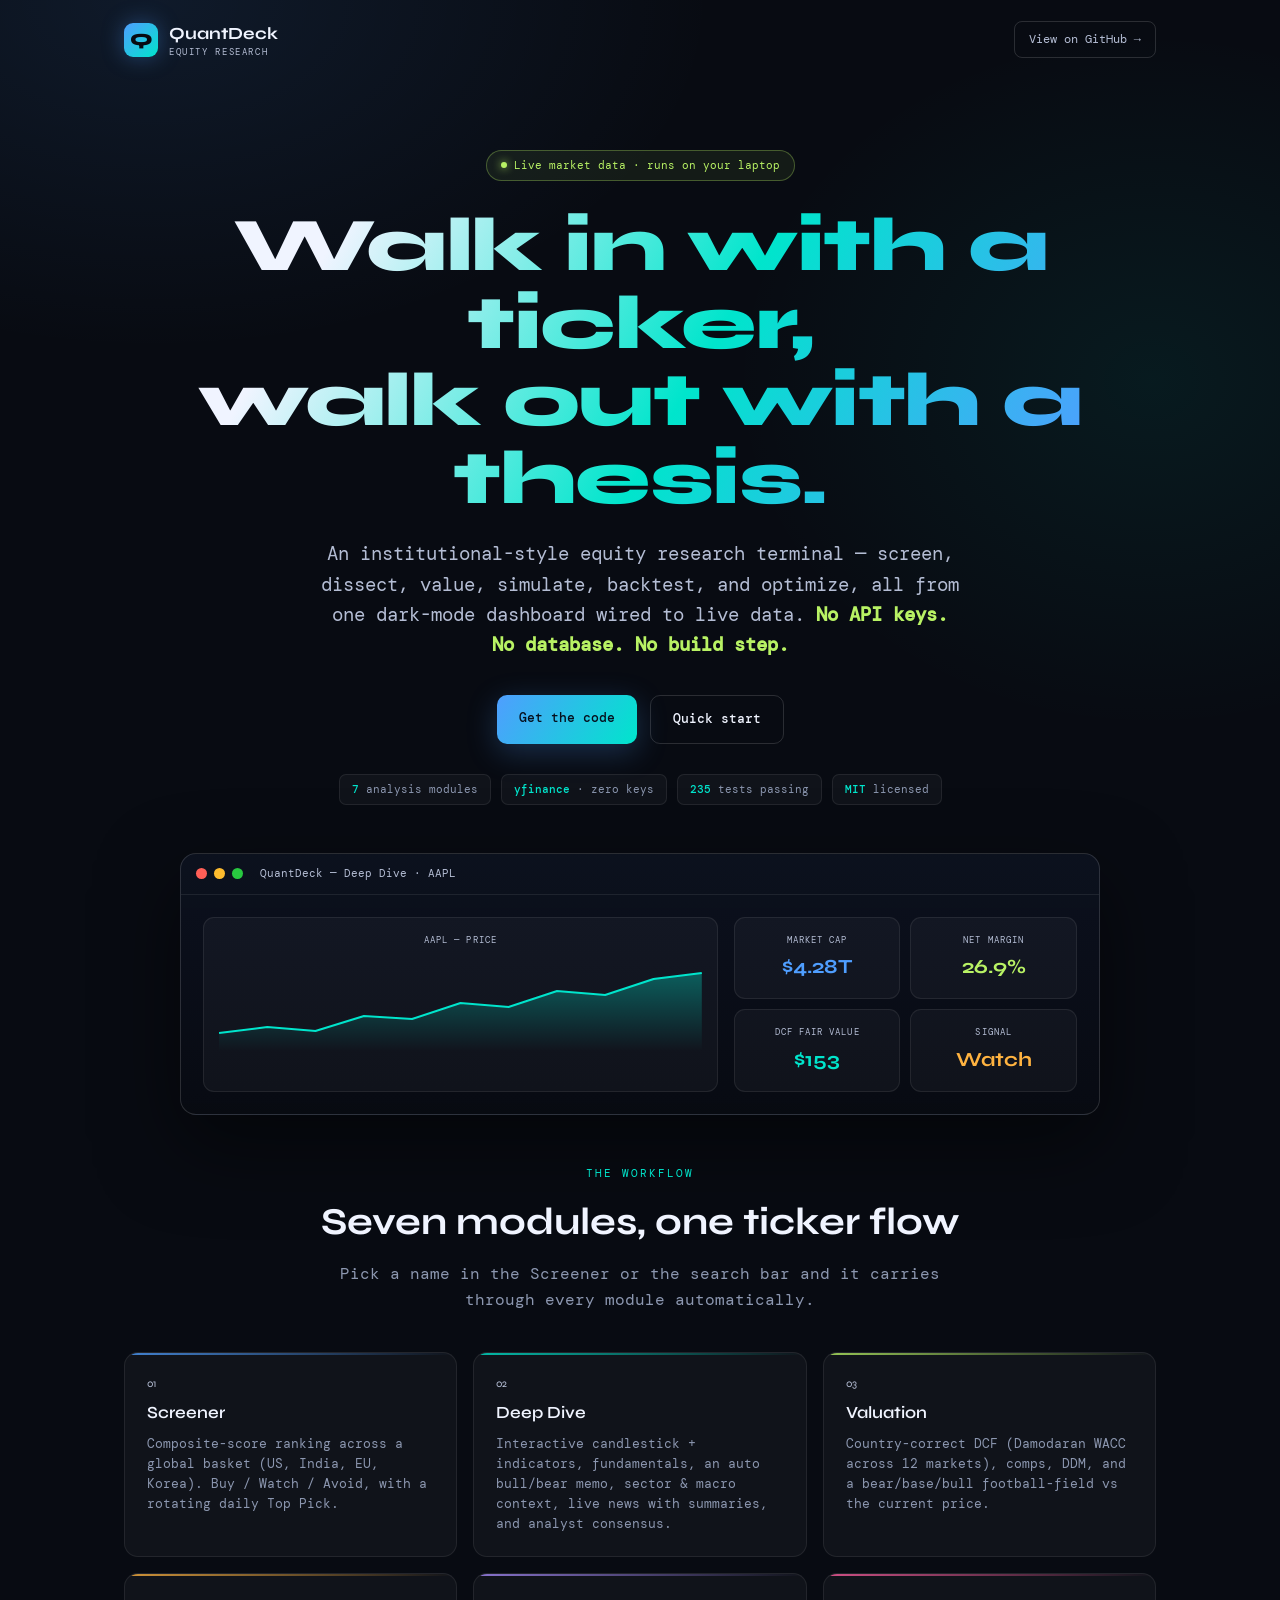
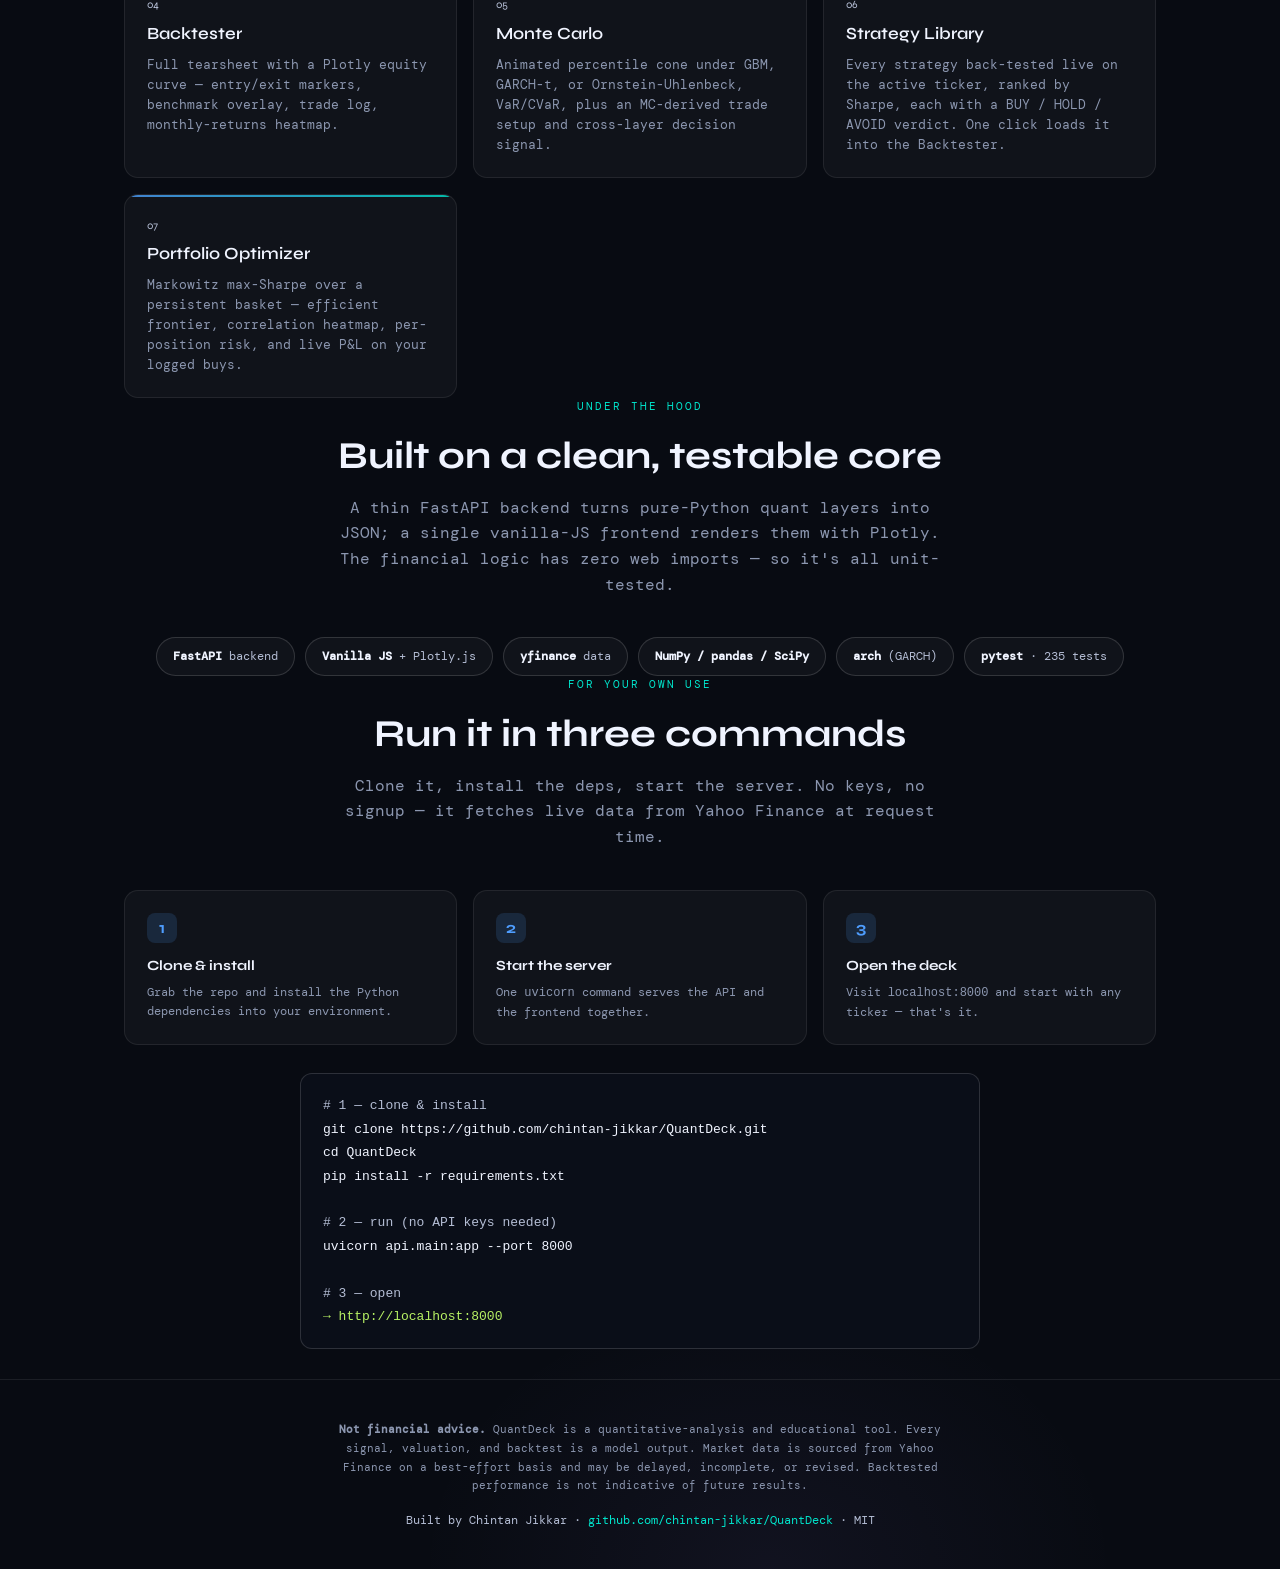
<file: docs/index.html>
<!DOCTYPE html>
<html lang="en">
<head>
<meta charset="UTF-8">
<meta name="viewport" content="width=device-width, initial-scale=1.0">
<title>QuantDeck — Equity Research Terminal</title>
<meta name="description" content="An institutional-style equity research terminal that runs on your laptop. Screen, dissect, value, simulate, backtest, and optimize — live market data, no API keys.">
<link rel="preconnect" href="https://fonts.googleapis.com">
<link rel="preconnect" href="https://fonts.gstatic.com" crossorigin>
<link href="https://fonts.googleapis.com/css2?family=DM+Mono:wght@300;400;500&family=Syne:wght@400;500;600;700;800&display=swap" rel="stylesheet">
<style>
  :root{
    --bg:#080b12; --surface:#0d1220; --card:rgba(255,255,255,0.035);
    --border:rgba(255,255,255,0.08); --border-b:rgba(255,255,255,0.14);
    --txt:#f0f4ff; --txt-m:#8c97b0; --txt-d:#b4bdd4;
    --blue:#4f9eff; --cyan:#00e5cc; --lime:#b8f264; --amber:#ffb340; --pink:#ff5fa0; --purple:#a78bfa;
  }
  *{box-sizing:border-box;margin:0;padding:0}
  html{scroll-behavior:smooth}
  body{font-family:'DM Mono',monospace;background:var(--bg);color:var(--txt);line-height:1.6;
    background-image:
      radial-gradient(ellipse 800px 500px at 12% 0%,rgba(79,158,255,0.10),transparent 70%),
      radial-gradient(ellipse 600px 500px at 90% 12%,rgba(0,229,204,0.07),transparent 70%),
      radial-gradient(ellipse 500px 400px at 60% 100%,rgba(167,139,250,0.06),transparent 70%);}
  .wrap{max-width:1080px;margin:0 auto;padding:0 24px}
  .syne{font-family:'Syne',sans-serif}

  /* nav */
  nav{display:flex;align-items:center;justify-content:space-between;padding:20px 24px;max-width:1080px;margin:0 auto}
  .brand{display:flex;align-items:center;gap:11px}
  .mark{width:34px;height:34px;border-radius:9px;background:linear-gradient(135deg,var(--blue),var(--cyan));
    display:flex;align-items:center;justify-content:center;font-family:'Syne',sans-serif;font-weight:800;color:#080b12;font-size:17px;box-shadow:0 0 22px rgba(79,158,255,0.35)}
  .brand b{font-family:'Syne',sans-serif;font-size:17px;font-weight:700}
  .brand span{font-size:9px;letter-spacing:.18em;text-transform:uppercase;color:var(--txt-d);display:block;margin-top:-2px}
  nav a.gh{font-size:12px;color:var(--txt-d);text-decoration:none;border:1px solid var(--border-b);border-radius:8px;padding:8px 14px;transition:.2s}
  nav a.gh:hover{color:var(--txt);border-color:var(--blue)}

  /* hero */
  .hero{text-align:center;padding:70px 0 50px}
  .pill{display:inline-flex;align-items:center;gap:7px;font-size:11px;color:var(--lime);
    border:1px solid rgba(184,242,100,0.3);background:rgba(184,242,100,0.07);border-radius:30px;padding:6px 14px;margin-bottom:26px}
  .pill::before{content:'';width:6px;height:6px;border-radius:50%;background:var(--lime);box-shadow:0 0 8px var(--lime)}
  h1{font-family:'Syne',sans-serif;font-size:clamp(40px,7vw,76px);font-weight:800;line-height:1.02;letter-spacing:-.02em;
    background:linear-gradient(120deg,#f0f4ff 20%,var(--cyan) 55%,var(--blue) 90%);-webkit-background-clip:text;background-clip:text;color:transparent}
  .tag{font-size:clamp(15px,2.2vw,19px);color:var(--txt-d);max-width:640px;margin:22px auto 0}
  .cta{display:flex;gap:13px;justify-content:center;flex-wrap:wrap;margin-top:34px}
  .btn{font-size:13px;text-decoration:none;border-radius:10px;padding:13px 22px;transition:.2s;font-weight:500}
  .btn.primary{background:linear-gradient(120deg,var(--blue),var(--cyan));color:#06101e;box-shadow:0 8px 30px rgba(79,158,255,0.25)}
  .btn.primary:hover{transform:translateY(-2px);box-shadow:0 12px 36px rgba(79,158,255,0.4)}
  .btn.ghost{border:1px solid var(--border-b);color:var(--txt)}
  .btn.ghost:hover{border-color:var(--cyan);color:var(--cyan)}
  .badges{display:flex;gap:10px;justify-content:center;flex-wrap:wrap;margin-top:30px}
  .badge{font-size:11px;color:var(--txt-m);border:1px solid var(--border);border-radius:7px;padding:6px 12px;background:var(--card)}
  .badge b{color:var(--cyan);font-weight:500}

  /* terminal preview (abstract, no external image needed) */
  .screen{margin:48px auto 0;max-width:920px;border:1px solid var(--border-b);border-radius:16px;overflow:hidden;
    background:linear-gradient(180deg,rgba(13,18,32,0.9),rgba(8,11,18,0.95));box-shadow:0 30px 80px rgba(0,0,0,0.5)}
  .screen-bar{display:flex;align-items:center;gap:7px;padding:11px 15px;border-bottom:1px solid var(--border)}
  .dot{width:11px;height:11px;border-radius:50%}
  .screen-bar small{margin-left:10px;font-size:11px;color:var(--txt-d)}
  .screen-body{padding:22px;display:grid;grid-template-columns:1.5fr 1fr;gap:16px}
  .mini-card{border:1px solid var(--border);border-radius:11px;padding:15px;background:var(--card)}
  .mini-card .lbl{font-size:9px;text-transform:uppercase;letter-spacing:.12em;color:var(--txt-d)}
  .mini-card .val{font-family:'Syne',sans-serif;font-size:26px;font-weight:700;margin-top:4px}
  .spark{margin-top:14px;height:90px;width:100%}
  .kpi-mini{display:grid;grid-template-columns:1fr 1fr;gap:10px}

  /* sections */
  section{padding:64px 0}
  .eyebrow{font-size:11px;letter-spacing:.18em;text-transform:uppercase;color:var(--cyan);text-align:center}
  h2{font-family:'Syne',sans-serif;font-size:clamp(26px,4vw,38px);font-weight:700;text-align:center;margin:10px 0 8px}
  .sub{text-align:center;color:var(--txt-m);max-width:600px;margin:0 auto 40px}

  .grid{display:grid;grid-template-columns:repeat(auto-fill,minmax(300px,1fr));gap:16px}
  .mod{border:1px solid var(--border);border-radius:14px;padding:22px;background:var(--card);transition:.2s;position:relative;overflow:hidden}
  .mod:hover{border-color:var(--border-b);transform:translateY(-3px)}
  .mod::before{content:'';position:absolute;top:0;left:0;right:0;height:2px;opacity:.8}
  .mod.c1::before{background:linear-gradient(90deg,var(--blue),transparent)}
  .mod.c2::before{background:linear-gradient(90deg,var(--cyan),transparent)}
  .mod.c3::before{background:linear-gradient(90deg,var(--lime),transparent)}
  .mod.c4::before{background:linear-gradient(90deg,var(--amber),transparent)}
  .mod.c5::before{background:linear-gradient(90deg,var(--purple),transparent)}
  .mod.c6::before{background:linear-gradient(90deg,var(--pink),transparent)}
  .mod.c7::before{background:linear-gradient(90deg,var(--blue),var(--cyan))}
  .mod .num{font-size:11px;color:var(--txt-d);font-family:'Syne',sans-serif}
  .mod h3{font-family:'Syne',sans-serif;font-size:17px;font-weight:600;margin:6px 0 8px}
  .mod p{font-size:12.5px;color:var(--txt-m)}

  .stack{display:flex;gap:10px;flex-wrap:wrap;justify-content:center}
  .chip{font-size:12px;color:var(--txt-d);border:1px solid var(--border-b);border-radius:30px;padding:9px 16px;background:var(--card)}
  .chip b{color:var(--txt)}

  .flow{display:grid;grid-template-columns:repeat(auto-fit,minmax(200px,1fr));gap:16px;margin-top:8px}
  .step{border:1px solid var(--border);border-radius:14px;padding:22px;background:var(--card)}
  .step .n{width:30px;height:30px;border-radius:8px;background:rgba(79,158,255,0.15);color:var(--blue);
    display:flex;align-items:center;justify-content:center;font-family:'Syne',sans-serif;font-weight:700;margin-bottom:12px}
  .step h4{font-family:'Syne',sans-serif;font-size:14px;margin-bottom:6px}
  .step p{font-size:12px;color:var(--txt-m)}

  pre{background:#0a0e18;border:1px solid var(--border-b);border-radius:12px;padding:20px 22px;overflow-x:auto;
    font-size:13px;color:var(--txt);max-width:680px;margin:0 auto;line-height:1.8}
  pre .c{color:var(--txt-d)}
  pre .g{color:var(--lime)}

  footer{border-top:1px solid var(--border);padding:40px 0;text-align:center;color:var(--txt-d);font-size:12px;margin-top:30px}
  footer a{color:var(--cyan);text-decoration:none}
  .disc{max-width:640px;margin:0 auto 16px;font-size:11px;color:var(--txt-m);line-height:1.7}
  @media(max-width:680px){.screen-body{grid-template-columns:1fr}}
</style>
</head>
<body>

<nav>
  <div class="brand">
    <div class="mark">Q</div>
    <div><b>QuantDeck</b><span>Equity Research</span></div>
  </div>
  <a class="gh" href="https://github.com/chintan-jikkar/QuantDeck" target="_blank" rel="noopener">View on GitHub →</a>
</nav>

<header class="hero wrap">
  <div class="pill">Live market data · runs on your laptop</div>
  <h1>Walk in with a ticker,<br>walk out with a thesis.</h1>
  <p class="tag">An institutional-style equity research terminal — screen, dissect, value, simulate, backtest, and optimize, all from one dark-mode dashboard wired to live data. <b style="color:var(--lime)">No API keys. No database. No build step.</b></p>
  <div class="cta">
    <a class="btn primary" href="https://github.com/chintan-jikkar/QuantDeck" target="_blank" rel="noopener">Get the code</a>
    <a class="btn ghost" href="#start">Quick start</a>
  </div>
  <div class="badges">
    <div class="badge"><b>7</b> analysis modules</div>
    <div class="badge"><b>yfinance</b> · zero keys</div>
    <div class="badge"><b>235</b> tests passing</div>
    <div class="badge"><b>MIT</b> licensed</div>
  </div>

  <!--  TIP: drop a real screenshot here for max impact, e.g.:
        <img src="screenshot.png" alt="QuantDeck dashboard" style="width:100%;border-radius:16px;margin-top:48px;border:1px solid var(--border-b)">
        (save a PNG of the running app into docs/ and swap the abstract preview below)  -->
  <div class="screen">
    <div class="screen-bar">
      <span class="dot" style="background:#ff5f57"></span><span class="dot" style="background:#febc2e"></span><span class="dot" style="background:#28c840"></span>
      <small>QuantDeck — Deep Dive · AAPL</small>
    </div>
    <div class="screen-body">
      <div class="mini-card">
        <div class="lbl">AAPL — Price</div>
        <svg class="spark" viewBox="0 0 400 90" preserveAspectRatio="none">
          <defs><linearGradient id="g" x1="0" y1="0" x2="0" y2="1"><stop offset="0%" stop-color="#00e5cc" stop-opacity=".35"/><stop offset="100%" stop-color="#00e5cc" stop-opacity="0"/></linearGradient></defs>
          <polygon points="0,72 40,66 80,70 120,55 160,58 200,42 240,46 280,30 320,34 360,18 400,12 400,90 0,90" fill="url(#g)"/>
          <polyline points="0,72 40,66 80,70 120,55 160,58 200,42 240,46 280,30 320,34 360,18 400,12" fill="none" stroke="#00e5cc" stroke-width="2"/>
        </svg>
      </div>
      <div class="kpi-mini">
        <div class="mini-card"><div class="lbl">Market Cap</div><div class="val" style="color:var(--blue);font-size:20px">$4.28T</div></div>
        <div class="mini-card"><div class="lbl">Net Margin</div><div class="val" style="color:var(--lime);font-size:20px">26.9%</div></div>
        <div class="mini-card"><div class="lbl">DCF Fair Value</div><div class="val" style="color:var(--cyan);font-size:20px">$153</div></div>
        <div class="mini-card"><div class="lbl">Signal</div><div class="val" style="color:var(--amber);font-size:20px">Watch</div></div>
      </div>
    </div>
  </div>
</header>

<section id="modules" class="wrap">
  <div class="eyebrow">The workflow</div>
  <h2>Seven modules, one ticker flow</h2>
  <p class="sub">Pick a name in the Screener or the search bar and it carries through every module automatically.</p>
  <div class="grid">
    <div class="mod c1"><div class="num">01</div><h3>Screener</h3><p>Composite-score ranking across a global basket (US, India, EU, Korea). Buy / Watch / Avoid, with a rotating daily Top Pick.</p></div>
    <div class="mod c2"><div class="num">02</div><h3>Deep Dive</h3><p>Interactive candlestick + indicators, fundamentals, an auto bull/bear memo, sector & macro context, live news with summaries, and analyst consensus.</p></div>
    <div class="mod c3"><div class="num">03</div><h3>Valuation</h3><p>Country-correct DCF (Damodaran WACC across 12 markets), comps, DDM, and a bear/base/bull football-field vs the current price.</p></div>
    <div class="mod c4"><div class="num">04</div><h3>Backtester</h3><p>Full tearsheet with a Plotly equity curve — entry/exit markers, benchmark overlay, trade log, monthly-returns heatmap.</p></div>
    <div class="mod c5"><div class="num">05</div><h3>Monte Carlo</h3><p>Animated percentile cone under GBM, GARCH-t, or Ornstein-Uhlenbeck, VaR/CVaR, plus an MC-derived trade setup and cross-layer decision signal.</p></div>
    <div class="mod c6"><div class="num">06</div><h3>Strategy Library</h3><p>Every strategy back-tested live on the active ticker, ranked by Sharpe, each with a BUY / HOLD / AVOID verdict. One click loads it into the Backtester.</p></div>
    <div class="mod c7"><div class="num">07</div><h3>Portfolio Optimizer</h3><p>Markowitz max-Sharpe over a persistent basket — efficient frontier, correlation heatmap, per-position risk, and live P&amp;L on your logged buys.</p></div>
  </div>
</section>

<section class="wrap">
  <div class="eyebrow">Under the hood</div>
  <h2>Built on a clean, testable core</h2>
  <p class="sub">A thin FastAPI backend turns pure-Python quant layers into JSON; a single vanilla-JS frontend renders them with Plotly. The financial logic has zero web imports — so it's all unit-tested.</p>
  <div class="stack">
    <div class="chip"><b>FastAPI</b> backend</div>
    <div class="chip"><b>Vanilla JS</b> + Plotly.js</div>
    <div class="chip"><b>yfinance</b> data</div>
    <div class="chip"><b>NumPy / pandas / SciPy</b></div>
    <div class="chip"><b>arch</b> (GARCH)</div>
    <div class="chip"><b>pytest</b> · 235 tests</div>
  </div>
</section>

<section id="start" class="wrap">
  <div class="eyebrow">For your own use</div>
  <h2>Run it in three commands</h2>
  <p class="sub">Clone it, install the deps, start the server. No keys, no signup — it fetches live data from Yahoo Finance at request time.</p>
  <div class="flow">
    <div class="step"><div class="n">1</div><h4>Clone &amp; install</h4><p>Grab the repo and install the Python dependencies into your environment.</p></div>
    <div class="step"><div class="n">2</div><h4>Start the server</h4><p>One <code>uvicorn</code> command serves the API and the frontend together.</p></div>
    <div class="step"><div class="n">3</div><h4>Open the deck</h4><p>Visit <code>localhost:8000</code> and start with any ticker — that's it.</p></div>
  </div>
  <div style="margin-top:28px">
<pre><span class="c"># 1 — clone &amp; install</span>
git clone https://github.com/chintan-jikkar/QuantDeck.git
cd QuantDeck
pip install -r requirements.txt

<span class="c"># 2 — run (no API keys needed)</span>
uvicorn api.main:app --port 8000

<span class="c"># 3 — open</span>
<span class="g">→ http://localhost:8000</span></pre>
  </div>
</section>

<footer>
  <p class="disc"><b>Not financial advice.</b> QuantDeck is a quantitative-analysis and educational tool. Every signal, valuation, and backtest is a model output. Market data is sourced from Yahoo Finance on a best-effort basis and may be delayed, incomplete, or revised. Backtested performance is not indicative of future results.</p>
  <p>Built by Chintan Jikkar · <a href="https://github.com/chintan-jikkar/QuantDeck">github.com/chintan-jikkar/QuantDeck</a> · MIT</p>
</footer>

</body>
</html>
</file>
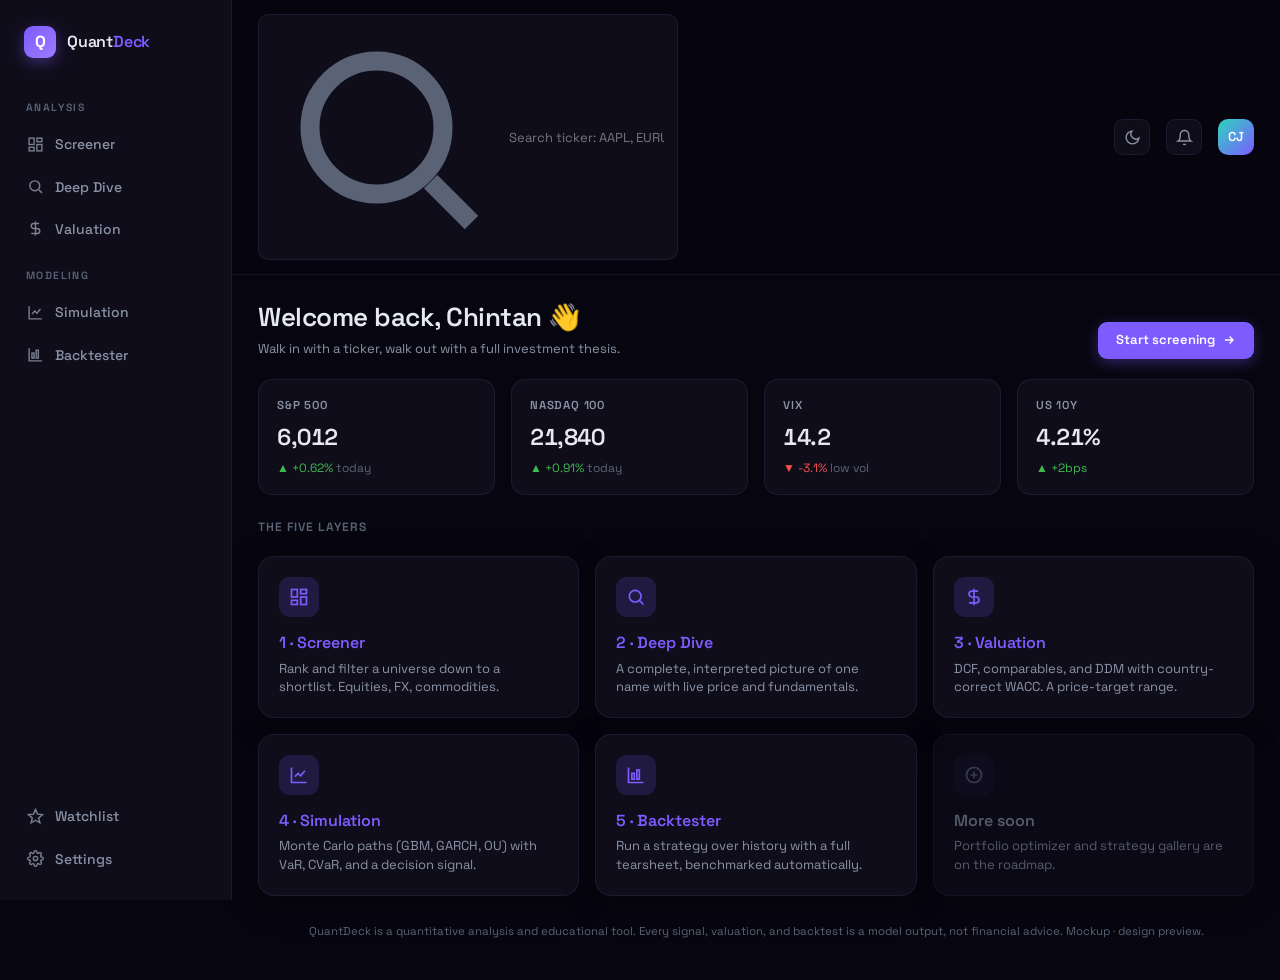
<file: docs/mockups/index.html>
<!DOCTYPE html>
<html lang="en" data-theme="dark">
<head>
<meta charset="UTF-8"><meta name="viewport" content="width=device-width, initial-scale=1.0">
<title>QuantDeck</title>
<link rel="preconnect" href="https://fonts.googleapis.com"><link rel="preconnect" href="https://fonts.gstatic.com" crossorigin>
<link href="https://fonts.googleapis.com/css2?family=Space+Grotesk:wght@400;500;600;700&display=swap" rel="stylesheet">
<link rel="stylesheet" href="quantdeck.css">
</head>
<body>
<div class="app">
  <aside class="sidebar" id="sidebar"></aside>
  <div class="main">
    <div class="topbar" id="topbar"></div>
    <div class="content">
      <div class="page-head">
        <div><h1>Welcome back, Chintan 👋</h1><div class="sub">Walk in with a ticker, walk out with a full investment thesis.</div></div>
        <a class="btn-primary" href="1-screener.html" style="text-decoration:none">Start screening
          <svg width="14" height="14" viewBox="0 0 24 24" fill="none" stroke="currentColor" stroke-width="2.2"><path d="M5 12h14M13 6l6 6-6 6"/></svg></a>
      </div>

      <div class="kpis">
        <div class="kpi"><div class="label">S&amp;P 500</div><div class="val mono" style="font-size:23px">6,012</div><div class="ctx"><span style="color:var(--green)">▲ +0.62%</span> today</div></div>
        <div class="kpi"><div class="label">Nasdaq 100</div><div class="val mono" style="font-size:23px">21,840</div><div class="ctx"><span style="color:var(--green)">▲ +0.91%</span> today</div></div>
        <div class="kpi"><div class="label">VIX</div><div class="val mono" style="font-size:23px">14.2</div><div class="ctx"><span style="color:var(--red)">▼ -3.1%</span> low vol</div></div>
        <div class="kpi"><div class="label">US 10Y</div><div class="val mono" style="font-size:23px">4.21%</div><div class="ctx"><span style="color:var(--green)">▲ +2bps</span></div></div>
      </div>

      <div style="font-size:12px;color:var(--text-dim);text-transform:uppercase;letter-spacing:1px;font-weight:600;margin-top:4px">The five layers</div>
      <div class="layer-grid">
        <a class="layer" href="1-screener.html"><div class="n"><svg width="20" height="20" viewBox="0 0 24 24" fill="none" stroke="currentColor" stroke-width="2"><rect x="3" y="3" width="7" height="9"/><rect x="14" y="3" width="7" height="5"/><rect x="14" y="12" width="7" height="9"/><rect x="3" y="16" width="7" height="5"/></svg></div><h3>1 · Screener</h3><p>Rank and filter a universe down to a shortlist. Equities, FX, commodities.</p></a>
        <a class="layer" href="2-deep-dive.html"><div class="n"><svg width="20" height="20" viewBox="0 0 24 24" fill="none" stroke="currentColor" stroke-width="2"><circle cx="11" cy="11" r="7"/><path d="m21 21-4.3-4.3"/></svg></div><h3>2 · Deep Dive</h3><p>A complete, interpreted picture of one name with live price and fundamentals.</p></a>
        <a class="layer" href="3-valuation.html"><div class="n"><svg width="20" height="20" viewBox="0 0 24 24" fill="none" stroke="currentColor" stroke-width="2"><path d="M12 2v20M17 5H9.5a3.5 3.5 0 0 0 0 7h5a3.5 3.5 0 0 1 0 7H6"/></svg></div><h3>3 · Valuation</h3><p>DCF, comparables, and DDM with country-correct WACC. A price-target range.</p></a>
        <a class="layer" href="4-simulation.html"><div class="n"><svg width="20" height="20" viewBox="0 0 24 24" fill="none" stroke="currentColor" stroke-width="2"><path d="M3 3v18h18"/><path d="m7 14 4-4 3 3 5-6"/></svg></div><h3>4 · Simulation</h3><p>Monte Carlo paths (GBM, GARCH, OU) with VaR, CVaR, and a decision signal.</p></a>
        <a class="layer" href="5-backtester.html"><div class="n"><svg width="20" height="20" viewBox="0 0 24 24" fill="none" stroke="currentColor" stroke-width="2"><path d="M3 3v18h18"/><rect x="7" y="10" width="3" height="7"/><rect x="13" y="6" width="3" height="11"/></svg></div><h3>5 · Backtester</h3><p>Run a strategy over history with a full tearsheet, benchmarked automatically.</p></a>
        <a class="layer" href="#" style="opacity:.6"><div class="n" style="background:var(--panel-2);color:var(--text-dim)"><svg width="20" height="20" viewBox="0 0 24 24" fill="none" stroke="currentColor" stroke-width="2"><circle cx="12" cy="12" r="9"/><path d="M12 8v8M8 12h8"/></svg></div><h3 style="color:var(--text-muted)">More soon</h3><p>Portfolio optimizer and strategy gallery are on the roadmap.</p></a>
      </div>
      <div class="foot">QuantDeck is a quantitative analysis and educational tool. Every signal, valuation, and backtest is a model output, not financial advice. Mockup · design preview.</div>
    </div>
  </div>
</div>
<script src="quantdeck.js"></script>
<script>QuantDeck.shell('');</script>
</body>
</html>
</file>
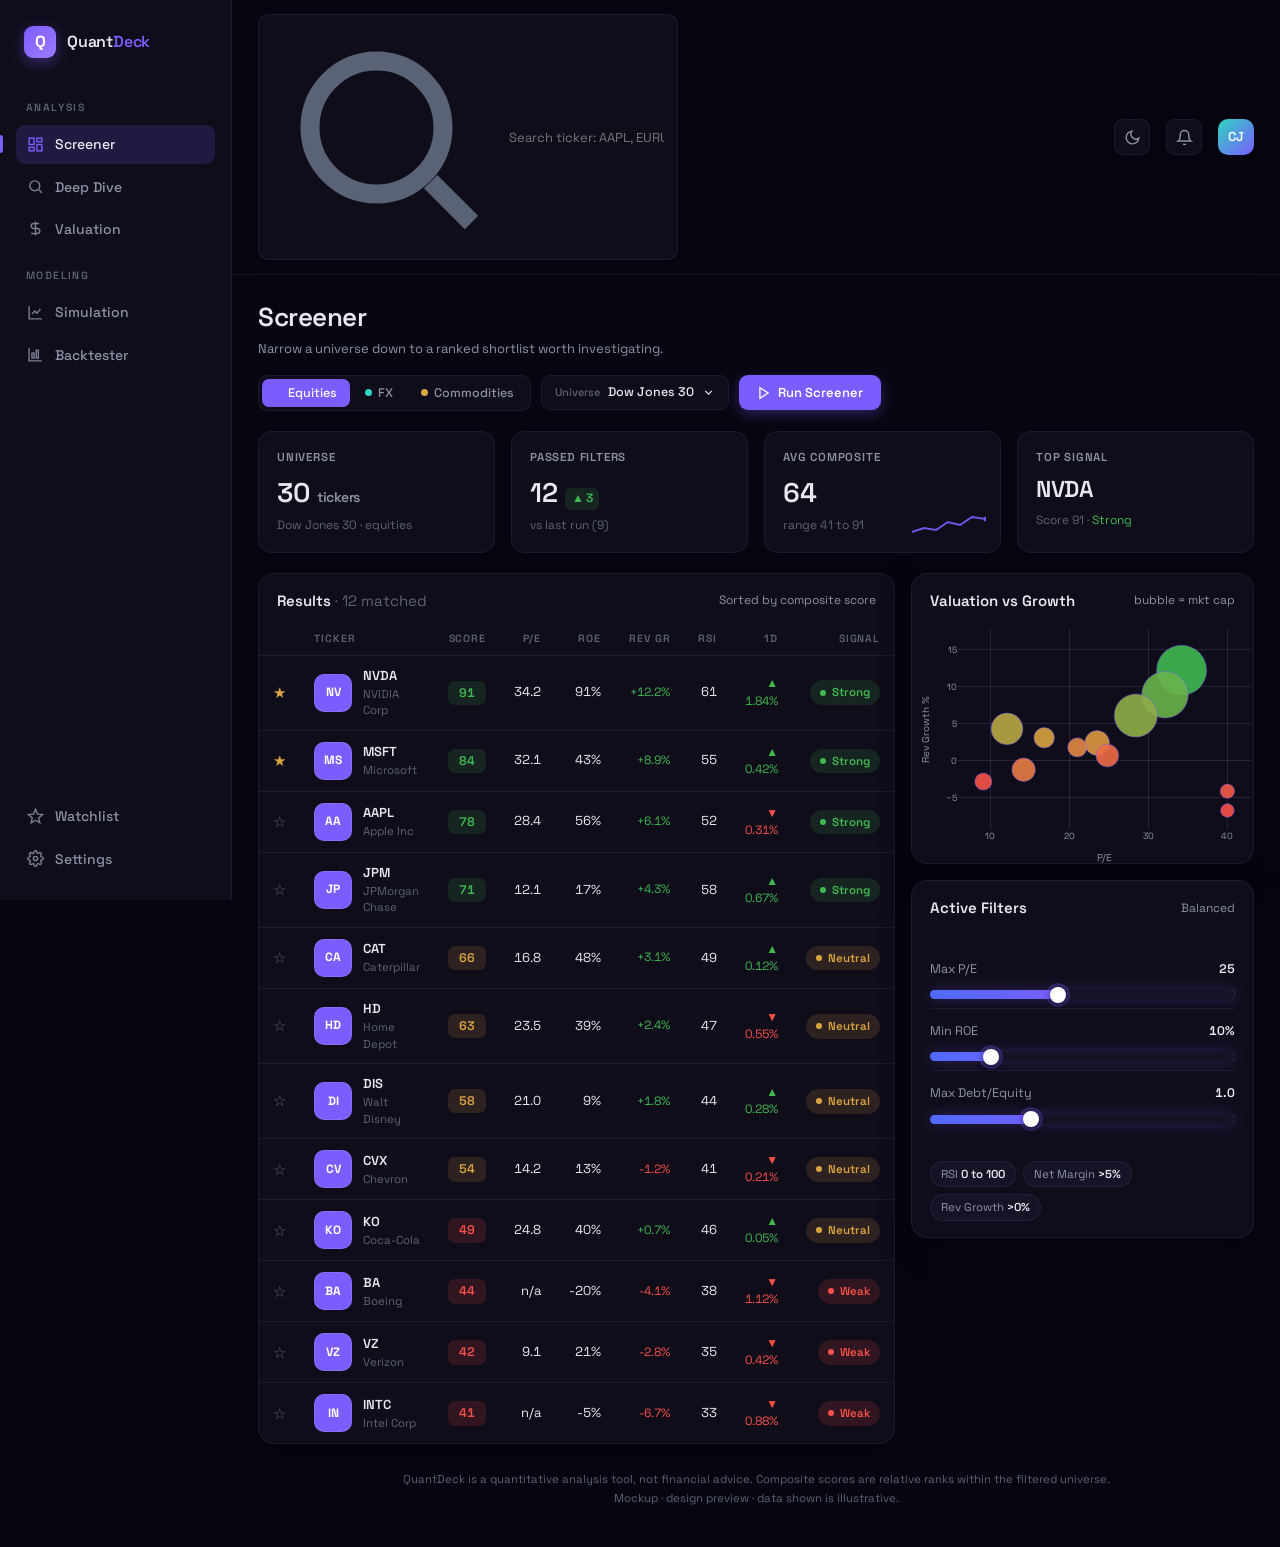
<file: docs/mockups/1-screener.html>
<!DOCTYPE html>
<html lang="en" data-theme="dark">
<head>
<meta charset="UTF-8"><meta name="viewport" content="width=device-width, initial-scale=1.0">
<title>QuantDeck Screener</title>
<link rel="preconnect" href="https://fonts.googleapis.com"><link rel="preconnect" href="https://fonts.gstatic.com" crossorigin>
<link href="https://fonts.googleapis.com/css2?family=Space+Grotesk:wght@400;500;600;700&display=swap" rel="stylesheet">
<link rel="stylesheet" href="quantdeck.css">
<script src="https://cdn.plot.ly/plotly-2.32.0.min.js" charset="utf-8"></script>
</head>
<body>
<div class="app">
  <aside class="sidebar" id="sidebar"></aside>
  <div class="main">
    <div class="topbar" id="topbar"></div>
    <div class="content">
      <div class="page-head">
        <div><h1>Screener</h1><div class="sub">Narrow a universe down to a ranked shortlist worth investigating.</div></div>
        <div class="controls">
          <div class="seg">
            <button class="on"><span class="dot" style="background:var(--violet)"></span>Equities</button>
            <button><span class="dot" style="background:var(--teal)"></span>FX</button>
            <button><span class="dot" style="background:var(--gold)"></span>Commodities</button>
          </div>
          <div class="pill-select"><span class="cap">Universe</span> Dow Jones 30 <svg width="13" height="13" viewBox="0 0 24 24" fill="none" stroke="currentColor" stroke-width="2"><path d="m6 9 6 6 6-6"/></svg></div>
          <button class="btn-primary"><svg width="14" height="14" viewBox="0 0 24 24" fill="none" stroke="currentColor" stroke-width="2.2"><path d="m5 3 14 9-14 9z"/></svg> Run Screener</button>
        </div>
      </div>

      <div class="kpis">
        <div class="kpi"><div class="label">Universe</div><div class="val">30 <span style="font-size:14px;color:var(--text-muted)">tickers</span></div><div class="ctx">Dow Jones 30 · equities</div></div>
        <div class="kpi"><div class="label">Passed Filters</div><div class="val">12 <span class="chg up">&#9650; 3</span></div><div class="ctx">vs last run (9)</div></div>
        <div class="kpi"><div class="label">Avg Composite</div><div class="val mono">64</div><div class="ctx">range 41 to 91</div>
          <svg class="spark" width="74" height="30" viewBox="0 0 74 30" fill="none"><polyline points="0,22 12,18 24,20 36,12 48,15 60,7 74,9" stroke="var(--violet)" stroke-width="2"/><circle cx="74" cy="9" r="2.5" fill="var(--violet)"/></svg></div>
        <div class="kpi"><div class="label">Top Signal</div><div class="val" style="font-size:23px">NVDA</div><div class="ctx">Score 91 · <span style="color:var(--green)">Strong</span></div></div>
      </div>

      <div class="split">
        <div class="card">
          <div class="card-head"><div class="t">Results <span style="color:var(--text-dim);font-weight:400">· 12 matched</span></div><div class="meta">Sorted by composite score</div></div>
          <div style="overflow-x:auto"><table>
            <thead><tr><th style="width:28px"></th><th>Ticker</th><th class="num">Score</th><th class="num">P/E</th><th class="num">ROE</th><th class="num">Rev&nbsp;Gr</th><th class="num">RSI</th><th class="num">1D</th><th class="num">Signal</th></tr></thead>
            <tbody id="tbody"></tbody>
          </table></div>
        </div>
        <div class="rail">
          <div class="card">
            <div class="card-head"><div class="t">Valuation vs Growth</div><div class="meta">bubble = mkt cap</div></div>
            <div id="scatter" style="height:240px;padding:0 8px 10px"></div>
          </div>
          <div class="card">
            <div class="card-head"><div class="t">Active Filters</div><div class="meta">Balanced</div></div>
            <div class="filters">
              <div class="fgroup"><div class="frow"><span class="fk">Max P/E</span><span class="fv">25</span></div><div class="track"><div class="unfill" style="left:42%"></div><div class="knob" style="left:42%"></div></div></div>
              <div class="fgroup"><div class="frow"><span class="fk">Min ROE</span><span class="fv">10%</span></div><div class="track"><div class="unfill" style="left:20%"></div><div class="knob" style="left:20%"></div></div></div>
              <div class="fgroup"><div class="frow"><span class="fk">Max Debt/Equity</span><span class="fv">1.0</span></div><div class="track"><div class="unfill" style="left:33%"></div><div class="knob" style="left:33%"></div></div></div>
            </div>
            <div class="chips"><span class="chip">RSI <b>0 to 100</b></span><span class="chip">Net Margin <b>&gt;5%</b></span><span class="chip">Rev Growth <b>&gt;0%</b></span></div>
          </div>
        </div>
      </div>
      <div class="foot">QuantDeck is a quantitative analysis tool, not financial advice. Composite scores are relative ranks within the filtered universe.<br>Mockup · design preview · data shown is illustrative.</div>
    </div>
  </div>
</div>
<script src="quantdeck.js"></script>
<script>
QuantDeck.shell('screener');
const rows = [
  { tk:'NVDA', co:'NVIDIA Corp',    score:91, pe:34.2, roe:.91, rg:.122, rsi:61, d1:1.84,  sig:'strong', mc:60, star:1 },
  { tk:'MSFT', co:'Microsoft',      score:84, pe:32.1, roe:.43, rg:.089, rsi:55, d1:0.42,  sig:'strong', mc:55, star:1 },
  { tk:'AAPL', co:'Apple Inc',      score:78, pe:28.4, roe:.56, rg:.061, rsi:52, d1:-0.31, sig:'strong', mc:50, star:0 },
  { tk:'JPM',  co:'JPMorgan Chase', score:71, pe:12.1, roe:.17, rg:.043, rsi:58, d1:0.67,  sig:'strong', mc:34, star:0 },
  { tk:'CAT',  co:'Caterpillar',    score:66, pe:16.8, roe:.48, rg:.031, rsi:49, d1:0.12,  sig:'neutral',mc:18, star:0 },
  { tk:'HD',   co:'Home Depot',     score:63, pe:23.5, roe:.39, rg:.024, rsi:47, d1:-0.55, sig:'neutral',mc:24, star:0 },
  { tk:'DIS',  co:'Walt Disney',    score:58, pe:21.0, roe:.09, rg:.018, rsi:44, d1:0.28,  sig:'neutral',mc:16, star:0 },
  { tk:'CVX',  co:'Chevron',        score:54, pe:14.2, roe:.13, rg:-.012,rsi:41, d1:-0.21, sig:'neutral',mc:22, star:0 },
  { tk:'KO',   co:'Coca-Cola',      score:49, pe:24.8, roe:.40, rg:.007, rsi:46, d1:0.05,  sig:'neutral',mc:21, star:0 },
  { tk:'BA',   co:'Boeing',         score:44, pe:0,    roe:-.20,rg:-.041,rsi:38, d1:-1.12, sig:'weak',   mc:9,  star:0 },
  { tk:'VZ',   co:'Verizon',        score:42, pe:9.1,  roe:.21, rg:-.028,rsi:35, d1:-0.42, sig:'weak',   mc:13, star:0 },
  { tk:'INTC', co:'Intel Corp',     score:41, pe:0,    roe:-.05,rg:-.067,rsi:33, d1:-0.88, sig:'weak',   mc:8,  star:0 },
];
const sc = s => s>=70?['var(--green)','var(--green-soft)']:s>=50?['var(--gold)','var(--gold-soft)']:['var(--red)','var(--red-soft)'];
const SL = {strong:'Strong',neutral:'Neutral',weak:'Weak'};
const pct = x => (x>=0?'+':'')+(x*100).toFixed(1)+'%';
document.getElementById('tbody').innerHTML = rows.map(r=>{
  const [fg,bg]=sc(r.score);
  return `<tr><td><span class="star ${r.star?'on':''}">${r.star?'★':'☆'}</span></td>
    <td><div class="tk">${QuantDeck.logoBadge(r.tk)}<div><div class="nm">${r.tk}</div><div class="co">${r.co}</div></div></div></td>
    <td class="num"><span class="score" style="color:${fg};background:${bg}">${r.score}</span></td>
    <td class="num mono">${r.pe?r.pe.toFixed(1):'n/a'}</td>
    <td class="num mono">${(r.roe*100).toFixed(0)}%</td>
    <td class="num mono ${r.rg>=0?'delta up':'delta down'}">${pct(r.rg)}</td>
    <td class="num mono">${r.rsi}</td>
    <td class="num delta ${r.d1>=0?'up':'down'}">${r.d1>=0?'▲':'▼'} ${Math.abs(r.d1).toFixed(2)}%</td>
    <td class="num"><span class="signal sig-${r.sig}"><span class="d"></span>${SL[r.sig]}</span></td></tr>`;
}).join('');

QuantDeck.onTheme(()=>{
  const base = QuantDeck.plotlyBase();
  const trace = { x: rows.map(r=>r.pe||40), y: rows.map(r=>r.rg*100), text: rows.map(r=>r.tk), mode:'markers',
    marker:{ size: rows.map(r=>8+r.mc*0.7), color: rows.map(r=>r.score),
      colorscale:[[0,QuantDeck.cssVar('--red')],[0.5,QuantDeck.cssVar('--gold')],[1,QuantDeck.cssVar('--green')]],
      line:{width:1,color:'rgba(124,92,255,0.5)'}, opacity:.9 },
    hovertemplate:'<b>%{text}</b><br>P/E %{x:.1f}<br>Rev Gr %{y:.1f}%<extra></extra>' };
  const layout = Object.assign(base, { margin:{l:38,r:10,t:6,b:34},
    xaxis: Object.assign(base.xaxis,{title:{text:'P/E',font:{size:10}},tickfont:{size:9}}),
    yaxis: Object.assign(base.yaxis,{title:{text:'Rev Growth %',font:{size:10}},tickfont:{size:9}}) });
  Plotly.newPlot('scatter',[trace],layout,{displayModeBar:false,responsive:true});
});
</script>
</body>
</html>
</file>
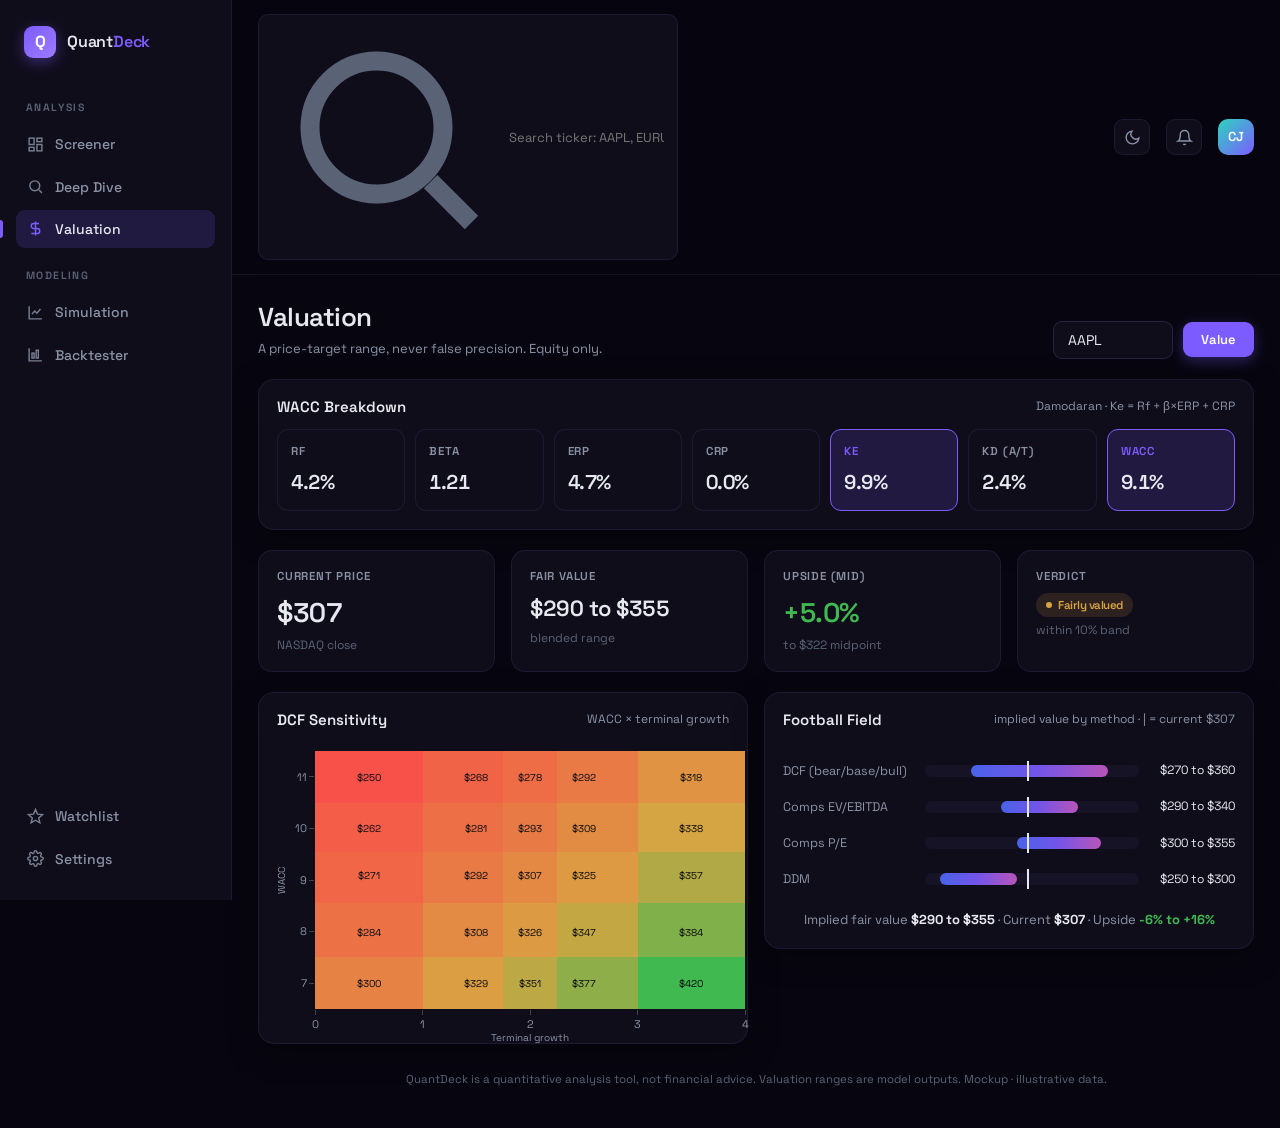
<file: docs/mockups/3-valuation.html>
<!DOCTYPE html>
<html lang="en" data-theme="dark">
<head>
<meta charset="UTF-8"><meta name="viewport" content="width=device-width, initial-scale=1.0">
<title>QuantDeck Valuation</title>
<link rel="preconnect" href="https://fonts.googleapis.com"><link rel="preconnect" href="https://fonts.gstatic.com" crossorigin>
<link href="https://fonts.googleapis.com/css2?family=Space+Grotesk:wght@400;500;600;700&display=swap" rel="stylesheet">
<link rel="stylesheet" href="quantdeck.css">
<script src="https://cdn.plot.ly/plotly-2.32.0.min.js" charset="utf-8"></script>
</head>
<body>
<div class="app">
  <aside class="sidebar" id="sidebar"></aside>
  <div class="main">
    <div class="topbar" id="topbar"></div>
    <div class="content">
      <div class="page-head">
        <div><h1>Valuation</h1><div class="sub">A price-target range, never false precision. Equity only.</div></div>
        <div class="controls"><input class="input" value="AAPL" style="width:120px"><button class="btn-primary">Value</button></div>
      </div>

      <div class="card"><div class="card-head"><div class="t">WACC Breakdown</div><div class="meta">Damodaran · Ke = Rf + β×ERP + CRP</div></div>
        <div class="card-body" style="display:grid;grid-template-columns:repeat(7,1fr);gap:10px">
          <div class="kpi" style="border-radius:11px;padding:13px"><div class="label">Rf</div><div class="val mono" style="font-size:20px">4.2%</div></div>
          <div class="kpi" style="border-radius:11px;padding:13px"><div class="label">Beta</div><div class="val mono" style="font-size:20px">1.21</div></div>
          <div class="kpi" style="border-radius:11px;padding:13px"><div class="label">ERP</div><div class="val mono" style="font-size:20px">4.7%</div></div>
          <div class="kpi" style="border-radius:11px;padding:13px"><div class="label">CRP</div><div class="val mono" style="font-size:20px">0.0%</div></div>
          <div class="kpi" style="border-radius:11px;padding:13px;background:var(--violet-soft);border-color:var(--violet)"><div class="label" style="color:var(--violet)">Ke</div><div class="val mono" style="font-size:20px">9.9%</div></div>
          <div class="kpi" style="border-radius:11px;padding:13px"><div class="label">Kd (a/t)</div><div class="val mono" style="font-size:20px">2.4%</div></div>
          <div class="kpi" style="border-radius:11px;padding:13px;background:var(--violet-soft);border-color:var(--violet)"><div class="label" style="color:var(--violet)">WACC</div><div class="val mono" style="font-size:20px">9.1%</div></div>
        </div>
      </div>

      <div class="kpis">
        <div class="kpi"><div class="label">Current Price</div><div class="val mono">$307</div><div class="ctx">NASDAQ close</div></div>
        <div class="kpi"><div class="label">Fair Value</div><div class="val mono" style="font-size:22px">$290 to $355</div><div class="ctx">blended range</div></div>
        <div class="kpi"><div class="label">Upside (mid)</div><div class="val" style="color:var(--green)">+5.0%</div><div class="ctx">to $322 midpoint</div></div>
        <div class="kpi"><div class="label">Verdict</div><div class="val" style="font-size:22px"><span class="signal sig-neutral"><span class="d"></span>Fairly valued</span></div><div class="ctx">within 10% band</div></div>
      </div>

      <div class="grid-2">
        <div class="card"><div class="card-head"><div class="t">DCF Sensitivity</div><div class="meta">WACC × terminal growth</div></div>
          <div id="heat" style="height:300px;padding:0 8px 8px"></div></div>
        <div class="card"><div class="card-head"><div class="t">Football Field</div><div class="meta">implied value by method · | = current $307</div></div>
          <div class="card-body" id="ff" style="padding-top:10px"></div></div>
      </div>
      <div class="foot">QuantDeck is a quantitative analysis tool, not financial advice. Valuation ranges are model outputs. Mockup · illustrative data.</div>
    </div>
  </div>
</div>
<script src="quantdeck.js"></script>
<script>
QuantDeck.shell('valuation');

// Football field
const MIN=240,MAX=380, line=307;
const methods=[['DCF (bear/base/bull)',270,360],['Comps EV/EBITDA',290,340],['Comps P/E',300,355],['DDM',250,300]];
const pos=v=>((v-MIN)/(MAX-MIN)*100);
document.getElementById('ff').innerHTML = methods.map(([m,lo,hi])=>{
  const left=pos(lo), w=pos(hi)-pos(lo);
  return `<div class="ff-row"><div class="lbl">${m}</div>
    <div class="ff-track"><div class="ff-bar" style="left:${left}%;width:${w}%"></div><div class="ff-now" style="left:${pos(line)}%"></div></div>
    <div class="rng">$${lo} to $${hi}</div></div>`;
}).join('') + `<div style="text-align:center;margin-top:14px;color:var(--text-muted);font-size:13px">Implied fair value <b style="color:var(--text)">$290 to $355</b> · Current <b style="color:var(--text)">$307</b> · Upside <b style="color:var(--green)">-6% to +16%</b></div>`;

QuantDeck.onTheme(()=>{
  const g=['0.5%','1.5%','2.0%','2.5%','3.5%'], w=['11%','10%','9.1%','8%','7%'];
  const z=[[250,268,278,292,318],[262,281,293,309,338],[271,292,307,325,357],[284,308,326,347,384],[300,329,351,377,420]];
  const base=QuantDeck.plotlyBase();
  Plotly.newPlot('heat',[{z,x:g,y:w,type:'heatmap',
    colorscale:[[0,QuantDeck.cssVar('--red')],[0.5,QuantDeck.cssVar('--gold')],[1,QuantDeck.cssVar('--green')]],
    showscale:false, hovertemplate:'WACC %{y} · g %{x}<br>Implied $%{z}<extra></extra>',
    text:z, texttemplate:'$%{z}', textfont:{size:10,color:'#0b0b12'}}],
    Object.assign(base,{margin:{l:48,r:10,t:8,b:34},
      xaxis:Object.assign(base.xaxis,{title:{text:'Terminal growth',font:{size:10}},gridcolor:'rgba(0,0,0,0)'}),
      yaxis:Object.assign(base.yaxis,{title:{text:'WACC',font:{size:10}},gridcolor:'rgba(0,0,0,0)'})}),
    {displayModeBar:false,responsive:true});
});
</script>
</body>
</html>
</file>
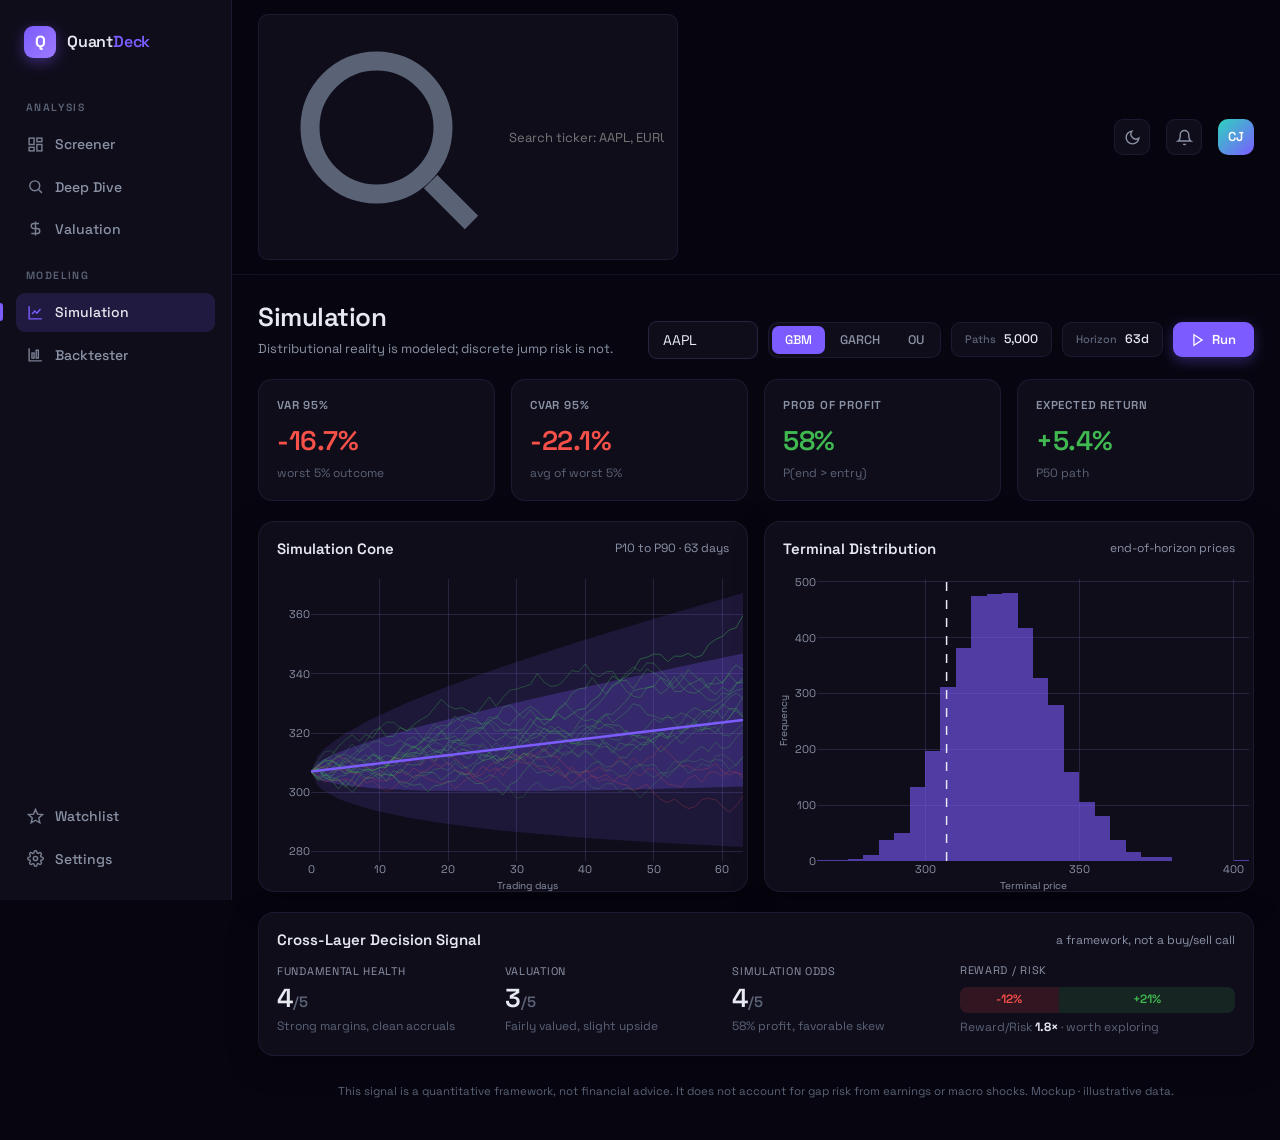
<file: docs/mockups/4-simulation.html>
<!DOCTYPE html>
<html lang="en" data-theme="dark">
<head>
<meta charset="UTF-8"><meta name="viewport" content="width=device-width, initial-scale=1.0">
<title>QuantDeck Simulation</title>
<link rel="preconnect" href="https://fonts.googleapis.com"><link rel="preconnect" href="https://fonts.gstatic.com" crossorigin>
<link href="https://fonts.googleapis.com/css2?family=Space+Grotesk:wght@400;500;600;700&display=swap" rel="stylesheet">
<link rel="stylesheet" href="quantdeck.css">
<script src="https://cdn.plot.ly/plotly-2.32.0.min.js" charset="utf-8"></script>
</head>
<body>
<div class="app">
  <aside class="sidebar" id="sidebar"></aside>
  <div class="main">
    <div class="topbar" id="topbar"></div>
    <div class="content">
      <div class="page-head">
        <div><h1>Simulation</h1><div class="sub">Distributional reality is modeled; discrete jump risk is not.</div></div>
        <div class="controls">
          <input class="input" value="AAPL" style="width:110px">
          <div class="seg"><button class="on">GBM</button><button>GARCH</button><button>OU</button></div>
          <div class="pill-select"><span class="cap">Paths</span> 5,000</div>
          <div class="pill-select"><span class="cap">Horizon</span> 63d</div>
          <button class="btn-primary"><svg width="14" height="14" viewBox="0 0 24 24" fill="none" stroke="currentColor" stroke-width="2.2"><path d="m5 3 14 9-14 9z"/></svg> Run</button>
        </div>
      </div>

      <div class="kpis">
        <div class="kpi"><div class="label">VaR 95%</div><div class="val" style="color:var(--red)">-16.7%</div><div class="ctx">worst 5% outcome</div></div>
        <div class="kpi"><div class="label">CVaR 95%</div><div class="val" style="color:var(--red)">-22.1%</div><div class="ctx">avg of worst 5%</div></div>
        <div class="kpi"><div class="label">Prob of Profit</div><div class="val" style="color:var(--green)">58%</div><div class="ctx">P(end &gt; entry)</div></div>
        <div class="kpi"><div class="label">Expected Return</div><div class="val" style="color:var(--green)">+5.4%</div><div class="ctx">P50 path</div></div>
      </div>

      <div class="grid-2">
        <div class="card"><div class="card-head"><div class="t">Simulation Cone</div><div class="meta">P10 to P90 · 63 days</div></div>
          <div id="cone" style="height:320px;padding:0 8px 8px"></div></div>
        <div class="card"><div class="card-head"><div class="t">Terminal Distribution</div><div class="meta">end-of-horizon prices</div></div>
          <div id="hist" style="height:320px;padding:0 8px 8px"></div></div>
      </div>

      <div class="card"><div class="card-head"><div class="t">Cross-Layer Decision Signal</div><div class="meta">a framework, not a buy/sell call</div></div>
        <div class="card-body" style="display:grid;grid-template-columns:repeat(3,1fr) 1.3fr;gap:16px;align-items:center">
          <div><div class="label" style="color:var(--text-muted);font-size:11px;text-transform:uppercase;letter-spacing:.7px">Fundamental Health</div><div style="font-size:26px;font-weight:600">4<span style="color:var(--text-dim);font-size:15px">/5</span></div><div class="ctx" style="color:var(--text-dim);font-size:12px">Strong margins, clean accruals</div></div>
          <div><div class="label" style="color:var(--text-muted);font-size:11px;text-transform:uppercase;letter-spacing:.7px">Valuation</div><div style="font-size:26px;font-weight:600">3<span style="color:var(--text-dim);font-size:15px">/5</span></div><div class="ctx" style="color:var(--text-dim);font-size:12px">Fairly valued, slight upside</div></div>
          <div><div class="label" style="color:var(--text-muted);font-size:11px;text-transform:uppercase;letter-spacing:.7px">Simulation Odds</div><div style="font-size:26px;font-weight:600">4<span style="color:var(--text-dim);font-size:15px">/5</span></div><div class="ctx" style="color:var(--text-dim);font-size:12px">58% profit, favorable skew</div></div>
          <div>
            <div class="label" style="color:var(--text-muted);font-size:11px;text-transform:uppercase;letter-spacing:.7px;margin-bottom:8px">Reward / Risk</div>
            <div style="display:flex;height:26px;border-radius:8px;overflow:hidden">
              <div style="width:36%;background:var(--red-soft);color:var(--red);display:grid;place-items:center;font-size:12px;font-weight:600">-12%</div>
              <div style="width:64%;background:var(--green-soft);color:var(--green);display:grid;place-items:center;font-size:12px;font-weight:600">+21%</div>
            </div>
            <div class="ctx" style="margin-top:6px;color:var(--text-dim);font-size:12px">Reward/Risk <b style="color:var(--text)">1.8×</b> · worth exploring</div>
          </div>
        </div>
      </div>
      <div class="foot">This signal is a quantitative framework, not financial advice. It does not account for gap risk from earnings or macro shocks. Mockup · illustrative data.</div>
    </div>
  </div>
</div>
<script src="quantdeck.js"></script>
<script>
QuantDeck.shell('simulation');
const H=63, start=307, days=[...Array(H+1).keys()];
const p50=days.map(t=>start*(1+0.0009*t));
const band=(k)=>days.map((t,i)=>p50[i]*(1+k*0.013*Math.sqrt(t)));
const p10=band(-1.28),p25=band(-0.67),p75=band(0.67),p90=band(1.28);
const paths=[]; for(let s=0;s<18;s++){let v=start;const arr=[v];for(let t=1;t<=H;t++){v*=(1+0.0009+(Math.random()-0.5)*0.022);arr.push(v);}paths.push(arr);}

QuantDeck.onTheme(()=>{
  const base=QuantDeck.plotlyBase();
  const fill=(y,c)=>({x:days,y,type:'scatter',mode:'lines',line:{width:0},fillcolor:c,fill:'tonexty',hoverinfo:'skip'});
  const traces=[
    {x:days,y:p90,type:'scatter',mode:'lines',line:{width:0},hoverinfo:'skip'},
    fill(p10,'rgba(124,92,255,0.13)'),
    {x:days,y:p75,type:'scatter',mode:'lines',line:{width:0},hoverinfo:'skip'},
    fill(p25,'rgba(124,92,255,0.26)'),
  ];
  // color each sample path by its trajectory: ends above entry = green, below = red, deeper tone = bigger move
  paths.forEach(pa=>{
    const ret=(pa[pa.length-1]-start)/start;            // terminal return
    const mag=Math.min(Math.abs(ret)/0.35,1);           // 0..1 intensity
    const a=(0.20+0.45*mag).toFixed(2);
    const col = ret>=0 ? `rgba(63,185,80,${a})` : `rgba(248,81,73,${a})`;
    traces.push({x:days,y:pa,type:'scatter',mode:'lines',line:{color:col,width:1},hoverinfo:'skip'});
  });
  traces.push({x:days,y:p50,type:'scatter',mode:'lines',line:{color:QuantDeck.cssVar('--violet'),width:2.4},name:'Median',hovertemplate:'Day %{x}<br>$%{y:.0f}<extra></extra>'});
  Plotly.newPlot('cone',traces,Object.assign(base,{margin:{l:44,r:12,t:8,b:30},xaxis:Object.assign(base.xaxis,{title:{text:'Trading days',font:{size:10}}})}),{displayModeBar:false,responsive:true});

  // terminal histogram
  const term=[]; for(let i=0;i<4000;i++){let v=start;for(let t=1;t<=H;t++)v*=(1+0.0009+(Math.random()-0.5)*0.022);term.push(v);}
  const b2=QuantDeck.plotlyBase();
  Plotly.newPlot('hist',[{x:term,type:'histogram',nbinsx:50,marker:{color:'rgba(124,92,255,0.6)'},hovertemplate:'$%{x:.0f}<extra></extra>'}],
    Object.assign(b2,{margin:{l:44,r:12,t:8,b:30},xaxis:Object.assign(b2.xaxis,{title:{text:'Terminal price',font:{size:10}}}),yaxis:Object.assign(b2.yaxis,{title:{text:'Frequency',font:{size:10}}}),
      shapes:[{type:'line',x0:start,x1:start,yref:'paper',y0:0,y1:1,line:{color:QuantDeck.cssVar('--text'),width:1.5,dash:'dash'}}]}),
    {displayModeBar:false,responsive:true});
});
</script>
</body>
</html>
</file>
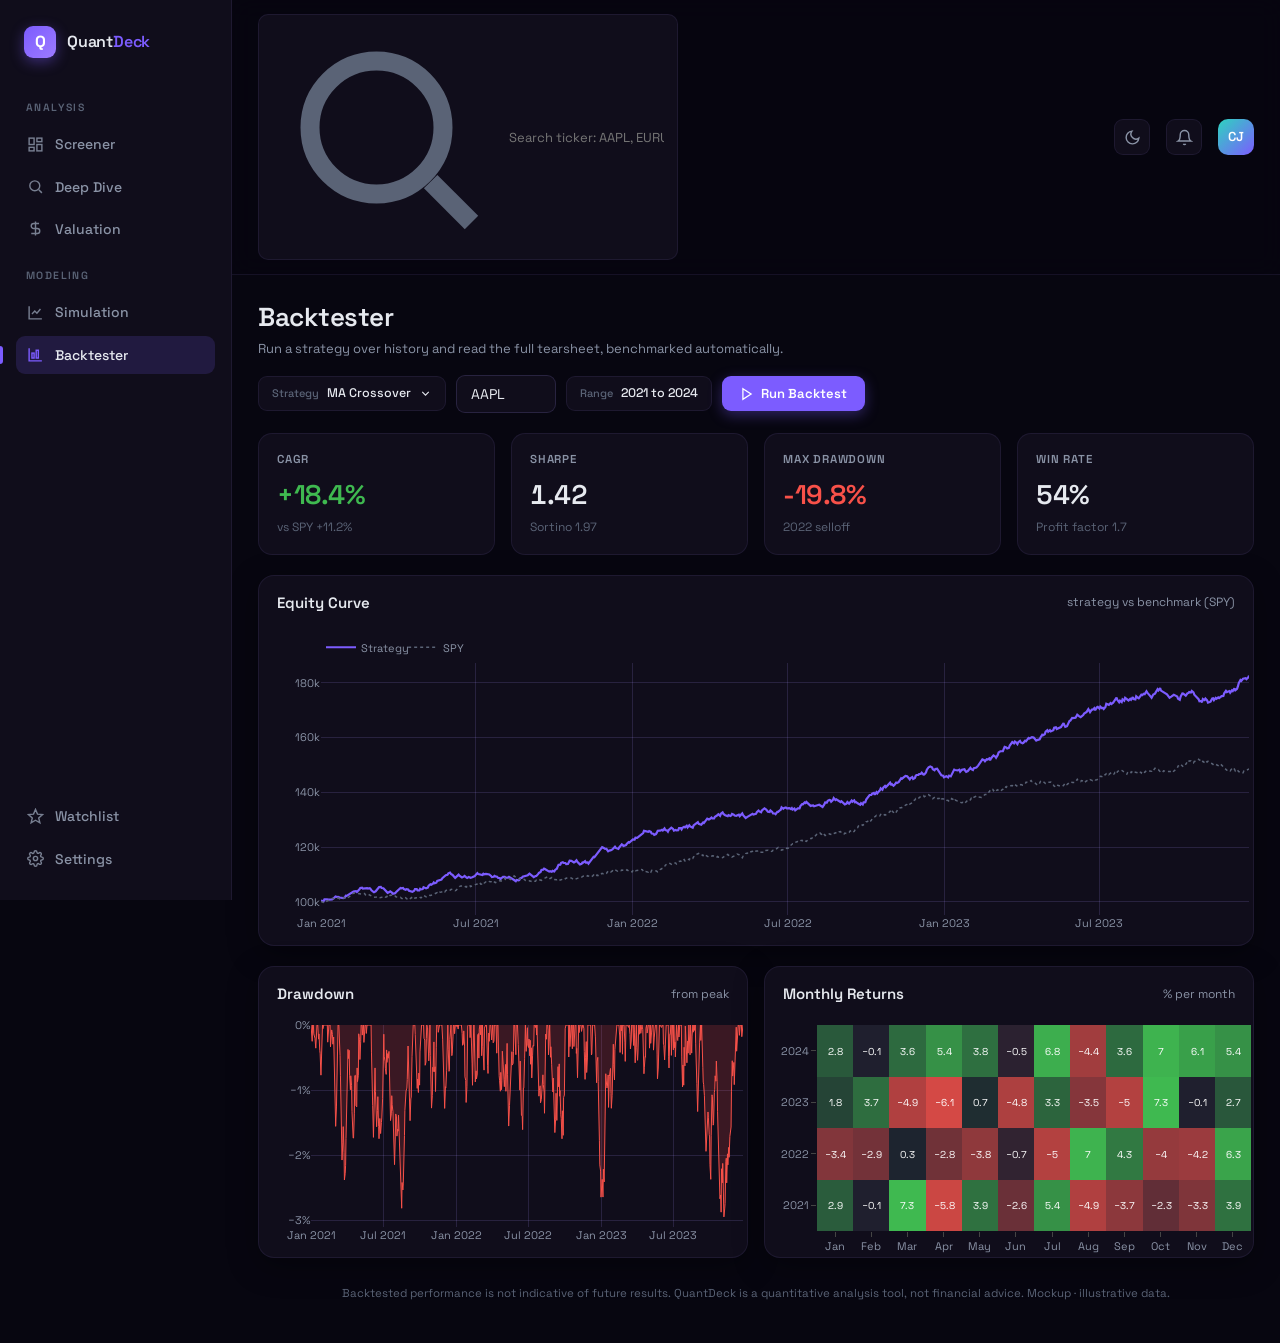
<file: docs/mockups/5-backtester.html>
<!DOCTYPE html>
<html lang="en" data-theme="dark">
<head>
<meta charset="UTF-8"><meta name="viewport" content="width=device-width, initial-scale=1.0">
<title>QuantDeck Backtester</title>
<link rel="preconnect" href="https://fonts.googleapis.com"><link rel="preconnect" href="https://fonts.gstatic.com" crossorigin>
<link href="https://fonts.googleapis.com/css2?family=Space+Grotesk:wght@400;500;600;700&display=swap" rel="stylesheet">
<link rel="stylesheet" href="quantdeck.css">
<script src="https://cdn.plot.ly/plotly-2.32.0.min.js" charset="utf-8"></script>
</head>
<body>
<div class="app">
  <aside class="sidebar" id="sidebar"></aside>
  <div class="main">
    <div class="topbar" id="topbar"></div>
    <div class="content">
      <div class="page-head">
        <div><h1>Backtester</h1><div class="sub">Run a strategy over history and read the full tearsheet, benchmarked automatically.</div></div>
        <div class="controls">
          <div class="pill-select"><span class="cap">Strategy</span> MA Crossover <svg width="13" height="13" viewBox="0 0 24 24" fill="none" stroke="currentColor" stroke-width="2"><path d="m6 9 6 6 6-6"/></svg></div>
          <input class="input" value="AAPL" style="width:100px">
          <div class="pill-select"><span class="cap">Range</span> 2021 to 2024</div>
          <button class="btn-primary"><svg width="14" height="14" viewBox="0 0 24 24" fill="none" stroke="currentColor" stroke-width="2.2"><path d="m5 3 14 9-14 9z"/></svg> Run Backtest</button>
        </div>
      </div>

      <div class="kpis">
        <div class="kpi"><div class="label">CAGR</div><div class="val" style="color:var(--green)">+18.4%</div><div class="ctx">vs SPY +11.2%</div></div>
        <div class="kpi"><div class="label">Sharpe</div><div class="val mono">1.42</div><div class="ctx">Sortino 1.97</div></div>
        <div class="kpi"><div class="label">Max Drawdown</div><div class="val" style="color:var(--red)">-19.8%</div><div class="ctx">2022 selloff</div></div>
        <div class="kpi"><div class="label">Win Rate</div><div class="val mono">54%</div><div class="ctx">Profit factor 1.7</div></div>
      </div>

      <div class="card"><div class="card-head"><div class="t">Equity Curve</div><div class="meta">strategy vs benchmark (SPY)</div></div>
        <div id="equity" style="height:320px;padding:0 8px 8px"></div></div>

      <div class="grid-2">
        <div class="card"><div class="card-head"><div class="t">Drawdown</div><div class="meta">from peak</div></div>
          <div id="dd" style="height:240px;padding:0 8px 8px"></div></div>
        <div class="card"><div class="card-head"><div class="t">Monthly Returns</div><div class="meta">% per month</div></div>
          <div id="months" style="height:240px;padding:0 8px 8px"></div></div>
      </div>
      <div class="foot">Backtested performance is not indicative of future results. QuantDeck is a quantitative analysis tool, not financial advice. Mockup · illustrative data.</div>
    </div>
  </div>
</div>
<script src="quantdeck.js"></script>
<script>
QuantDeck.shell('backtester');
const N=750, d=[], strat=[], bench=[]; let s=100000, b=100000;
for(let i=0;i<N;i++){ const dt=new Date(2021,0,1); dt.setDate(dt.getDate()+Math.round(i*1.45)); d.push(dt.toISOString().slice(0,10));
  s*=(1+0.0007+(Math.random()-0.48)*0.012); b*=(1+0.00045+(Math.random()-0.49)*0.010); strat.push(s); bench.push(b); }
const peak=[]; let mx=-1e9; const ddv=strat.map(v=>{mx=Math.max(mx,v);return (v/mx-1)*100;});

QuantDeck.onTheme(()=>{
  const base=QuantDeck.plotlyBase();
  Plotly.newPlot('equity',[
    {x:d,y:strat,type:'scatter',mode:'lines',line:{color:QuantDeck.cssVar('--violet'),width:2.2},name:'Strategy',hovertemplate:'$%{y:,.0f}<extra>Strategy</extra>'},
    {x:d,y:bench,type:'scatter',mode:'lines',line:{color:QuantDeck.cssVar('--text-dim'),width:1.5,dash:'dot'},name:'SPY',hovertemplate:'$%{y:,.0f}<extra>SPY</extra>'}
  ],Object.assign(base,{margin:{l:54,r:12,t:8,b:30},showlegend:true,legend:{orientation:'h',y:1.12,font:{size:11}}}),{displayModeBar:false,responsive:true});

  const b2=QuantDeck.plotlyBase();
  Plotly.newPlot('dd',[{x:d,y:ddv,type:'scatter',mode:'lines',fill:'tozeroy',line:{color:QuantDeck.cssVar('--red'),width:1},fillcolor:'rgba(248,81,73,0.18)',hovertemplate:'%{y:.1f}%<extra></extra>'}],
    Object.assign(b2,{margin:{l:44,r:12,t:8,b:30},yaxis:Object.assign(b2.yaxis,{ticksuffix:'%'})}),{displayModeBar:false,responsive:true});

  // monthly returns heatmap
  const mo=['Jan','Feb','Mar','Apr','May','Jun','Jul','Aug','Sep','Oct','Nov','Dec'], yr=['2021','2022','2023','2024'];
  const z=yr.map(()=>mo.map(()=>+( (Math.random()-0.45)*14 ).toFixed(1)));
  const b3=QuantDeck.plotlyBase();
  Plotly.newPlot('months',[{z,x:mo,y:yr,type:'heatmap',
    colorscale:[[0,QuantDeck.cssVar('--red')],[0.5,'rgba(28,30,46,1)'],[1,QuantDeck.cssVar('--green')]],zmid:0,showscale:false,
    text:z,texttemplate:'%{z}',textfont:{size:10,color:'#FFFFFF'},hovertemplate:'%{y} %{x}: %{z}%<extra></extra>'}],
    Object.assign(b3,{margin:{l:44,r:10,t:8,b:26},xaxis:Object.assign(b3.xaxis,{gridcolor:'rgba(0,0,0,0)'}),yaxis:Object.assign(b3.yaxis,{gridcolor:'rgba(0,0,0,0)'})}),
    {displayModeBar:false,responsive:true});
});
</script>
</body>
</html>
</file>
<file: docs/mockups/quantdeck.css>
/* QuantDeck — shared design system (mockups) */
:root {
  --bg: #070610;
  --panel: #100D1B;
  --panel-2: #171327;
  --hover: #1E1832;
  --border: rgba(168,148,255,0.09);
  --border-strong: rgba(168,148,255,0.16);
  --text: #E6E9EF;
  --text-muted: #8A93A6;
  --text-dim: #5A6376;
  --violet: #7C5CFF;
  --violet-soft: rgba(124,92,255,0.16);
  --green: #3FB950;
  --green-soft: rgba(63,185,80,0.14);
  --red: #F85149;
  --red-soft: rgba(248,81,73,0.14);
  --gold: #D9A441;
  --gold-soft: rgba(217,164,65,0.14);
  --teal: #2DD4BF;
  --grad: linear-gradient(90deg, #4F6BFF 0%, #7C5CFF 48%, #C95CC8 100%);
  --shadow: 0 8px 30px rgba(0,0,0,0.35);
  --tile: #14182a;
}
html[data-theme="light"] {
  --bg: #F4F6FA;
  --panel: #FFFFFF;
  --panel-2: #F0F2F6;
  --hover: #EAEEF5;
  --border: rgba(15,18,26,0.08);
  --border-strong: rgba(15,18,26,0.14);
  --text: #161B26;
  --text-muted: #5A6376;
  --text-dim: #9AA3B2;
  --violet: #6D4AF0;
  --violet-soft: rgba(109,74,240,0.10);
  --green: #1F9D4D;
  --green-soft: rgba(31,157,77,0.12);
  --red: #DC3B36;
  --red-soft: rgba(220,59,54,0.10);
  --gold: #B8860B;
  --gold-soft: rgba(184,134,11,0.12);
  --shadow: 0 6px 24px rgba(20,30,60,0.08);
  --tile: #14182a;
}
* { box-sizing: border-box; margin: 0; padding: 0; }
body {
  font-family: 'Space Grotesk', sans-serif;
  background: var(--bg); color: var(--text);
  font-size: 14px; line-height: 1.45; -webkit-font-smoothing: antialiased;
  transition: background .25s ease, color .25s ease;
}
.mono { font-variant-numeric: tabular-nums; font-feature-settings: "tnum"; }
a { color: var(--violet); text-decoration: none; }
.app { display: grid; grid-template-columns: 232px 1fr; min-height: 100vh; }

/* Sidebar */
.sidebar { background: var(--panel); border-right: 1px solid var(--border); padding: 22px 16px;
  display: flex; flex-direction: column; gap: 4px; position: sticky; top: 0; height: 100vh; }
.brand { display: flex; align-items: center; gap: 11px; padding: 4px 8px 22px; }
.brand .logo { width: 32px; height: 32px; border-radius: 9px;
  background: linear-gradient(135deg, var(--violet), #9d7bff); display: grid; place-items: center;
  font-weight: 700; color: #fff; font-size: 16px; box-shadow: 0 4px 14px rgba(124,92,255,0.4); }
.brand .name { font-weight: 600; font-size: 16px; letter-spacing: -0.2px; }
.brand .name span { color: var(--violet); }
.nav-label { font-size: 10.5px; letter-spacing: 1.4px; color: var(--text-dim);
  text-transform: uppercase; padding: 16px 10px 6px; font-weight: 600; }
.nav-item { display: flex; align-items: center; gap: 11px; padding: 9px 11px; border-radius: 9px;
  color: var(--text-muted); cursor: pointer; font-weight: 500; position: relative;
  transition: background .15s, color .15s; text-decoration: none; }
.nav-item:hover { background: var(--panel-2); color: var(--text); }
.nav-item.active { background: var(--violet-soft); color: var(--text); }
.nav-item.active::before { content: ""; position: absolute; left: -16px; top: 50%;
  transform: translateY(-50%); width: 3px; height: 18px; background: var(--violet); border-radius: 0 3px 3px 0; }
.nav-item .ico { width: 17px; height: 17px; opacity: .85; }
.nav-item.active .ico { color: var(--violet); opacity: 1; }
.sidebar .spacer { flex: 1; }

/* Topbar */
.main { display: flex; flex-direction: column; min-width: 0; }
.topbar { display: flex; align-items: center; gap: 16px; padding: 14px 26px;
  border-bottom: 1px solid var(--border); position: sticky; top: 0;
  background: color-mix(in srgb, var(--bg) 82%, transparent); backdrop-filter: blur(12px); z-index: 20; }
.search { flex: 1; max-width: 420px; display: flex; align-items: center; gap: 9px;
  background: var(--panel); border: 1px solid var(--border); padding: 8px 13px; border-radius: 10px; color: var(--text-dim); }
.search input { background: none; border: 0; outline: 0; color: var(--text); font-family: inherit; flex: 1; font-size: 13px; }
.topbar .grow { flex: 1; }
.icon-btn { width: 36px; height: 36px; border-radius: 9px; border: 1px solid var(--border);
  background: var(--panel); color: var(--text-muted); cursor: pointer; display: grid; place-items: center; transition: all .15s; }
.icon-btn:hover { color: var(--text); border-color: var(--border-strong); }
.avatar { width: 36px; height: 36px; border-radius: 10px;
  background: linear-gradient(135deg, #2DD4BF, #7C5CFF); display: grid; place-items: center; color: #fff; font-weight: 600; font-size: 13px; }

/* Content */
.content { padding: 24px 26px 40px; display: flex; flex-direction: column; gap: 20px; }
.page-head { display: flex; align-items: flex-end; justify-content: space-between; gap: 16px; flex-wrap: wrap; }
.page-head h1 { font-size: 26px; font-weight: 600; letter-spacing: -0.5px; }
.page-head .sub { color: var(--text-muted); font-size: 13px; margin-top: 3px; }

/* Controls */
.seg { display: inline-flex; background: var(--panel); border: 1px solid var(--border); border-radius: 10px; padding: 3px; gap: 2px; }
.seg button { border: 0; background: none; color: var(--text-muted); cursor: pointer; padding: 6px 13px;
  border-radius: 7px; font-family: inherit; font-weight: 500; font-size: 12.5px; display: flex; align-items: center; gap: 6px; transition: all .15s; }
.seg button.on { background: var(--violet); color: #fff; }
.seg .dot { width: 7px; height: 7px; border-radius: 50%; }
.controls { display: flex; align-items: center; gap: 10px; flex-wrap: wrap; }
.pill-select { display: flex; align-items: center; gap: 8px; background: var(--panel); border: 1px solid var(--border);
  padding: 7px 13px; border-radius: 9px; font-weight: 500; cursor: pointer; font-size: 12.5px; }
.pill-select .cap { color: var(--text-dim); font-size: 11px; }
.btn-primary { border: 0; background: var(--violet); color: #fff; cursor: pointer; font-family: inherit;
  font-weight: 600; padding: 9px 18px; border-radius: 9px; font-size: 13px; display: flex; align-items: center; gap: 7px;
  box-shadow: 0 4px 14px rgba(124,92,255,0.35); }
.btn-ghost { border: 1px solid var(--border-strong); background: var(--panel); color: var(--text); cursor: pointer;
  font-family: inherit; font-weight: 600; padding: 9px 16px; border-radius: 9px; font-size: 13px; display: inline-flex; align-items: center; gap: 7px; }
.input { background: var(--panel); border: 1px solid var(--border-strong); border-radius: 9px; padding: 9px 14px;
  color: var(--text); font-family: inherit; font-size: 14px; outline: none; }
.input:focus { border-color: var(--violet); }

/* KPI */
.kpis { display: grid; grid-template-columns: repeat(4, 1fr); gap: 16px; }
.kpi { background: var(--panel); border: 1px solid var(--border); border-radius: 14px; padding: 17px 18px; position: relative; overflow: hidden; }
.kpi .label { color: var(--text-muted); font-size: 11.5px; text-transform: uppercase; letter-spacing: .8px; font-weight: 600; }
.kpi .val { font-size: 27px; font-weight: 600; margin-top: 8px; letter-spacing: -0.5px; display: flex; align-items: baseline; gap: 8px; }
.kpi .ctx { color: var(--text-dim); font-size: 12px; margin-top: 5px; }
.chg { font-size: 12px; font-weight: 600; padding: 2px 7px; border-radius: 6px; font-variant-numeric: tabular-nums; }
.chg.up { color: var(--green); background: var(--green-soft); }
.chg.down { color: var(--red); background: var(--red-soft); }
.kpi .spark { position: absolute; right: 14px; bottom: 12px; opacity: .9; }

/* Cards */
.card { background: var(--panel); border: 1px solid var(--border); border-radius: 16px; box-shadow: var(--shadow); }
.card-head { display: flex; align-items: center; justify-content: space-between; padding: 16px 18px 12px; }
.card-head .t { font-weight: 600; font-size: 15px; }
.card-head .meta { color: var(--text-muted); font-size: 12px; }
.card-body { padding: 0 18px 18px; }
.grid-2 { display: grid; grid-template-columns: 1fr 1fr; gap: 16px; align-items: start; }
.split { display: grid; grid-template-columns: 1.85fr 1fr; gap: 16px; align-items: start; }

/* Table */
table { width: 100%; border-collapse: collapse; }
thead th { text-align: left; color: var(--text-dim); font-size: 10.5px; text-transform: uppercase;
  letter-spacing: .9px; font-weight: 600; padding: 8px 14px; border-bottom: 1px solid var(--border); }
thead th.num { text-align: right; }
tbody td { padding: 11px 14px; border-bottom: 1px solid var(--border); font-size: 13px; }
tbody tr:last-child td { border-bottom: 0; }
tbody tr { transition: background .12s; }
tbody tr:hover { background: var(--panel-2); }
.tk { display: flex; align-items: center; gap: 11px; }
.tk .badge { width: 38px; height: 38px; border-radius: 10px; display: grid; place-items: center;
  font-weight: 700; font-size: 12px; color: #fff; flex-shrink: 0; background: var(--tile);
  overflow: hidden; padding: 5px; box-shadow: inset 0 0 0 1px rgba(255,255,255,0.10); }
.tk .badge img { width: 100%; height: 100%; object-fit: contain; display: block;
  filter: drop-shadow(0 0 0.5px rgba(255,255,255,0.35)); }
.tk .nm { font-weight: 600; }
.tk .co { color: var(--text-dim); font-size: 11.5px; }
td.num { text-align: right; }
.star { color: var(--text-dim); cursor: pointer; font-size: 15px; }
.star.on { color: var(--gold); }
.score { display: inline-flex; align-items: center; justify-content: center; min-width: 38px;
  padding: 3px 9px; border-radius: 7px; font-weight: 600; font-size: 12.5px; font-variant-numeric: tabular-nums; }
.signal { display: inline-flex; align-items: center; gap: 6px; padding: 4px 10px; border-radius: 20px; font-size: 11.5px; font-weight: 600; }
.signal .d { width: 6px; height: 6px; border-radius: 50%; }
.sig-strong { color: var(--green); background: var(--green-soft); } .sig-strong .d { background: var(--green); }
.sig-neutral { color: var(--gold); background: var(--gold-soft); } .sig-neutral .d { background: var(--gold); }
.sig-weak { color: var(--red); background: var(--red-soft); } .sig-weak .d { background: var(--red); }
.delta { font-variant-numeric: tabular-nums; font-size: 12px; }
.delta.up { color: var(--green); } .delta.down { color: var(--red); }

/* Right rail / filters / gradient sliders */
.rail { display: flex; flex-direction: column; gap: 16px; }
.filters { padding: 16px 18px; }
.filters .frow { display: flex; align-items: center; justify-content: space-between; padding-top: 4px; }
.filters .fk { color: var(--text-muted); font-size: 12.5px; }
.filters .fv { font-variant-numeric: tabular-nums; font-size: 12.5px; font-weight: 600; }
.filters .fgroup { padding: 9px 0; border-bottom: 1px solid var(--border); }
.filters .fgroup:last-child { border-bottom: 0; }
.track { height: 9px; border-radius: 99px; margin-top: 12px; position: relative; background: var(--grad);
  box-shadow: 0 0 14px rgba(124,92,255,0.30); }
.track .unfill { position: absolute; top: 0; right: 0; height: 100%; background: var(--panel-2); border-radius: 0 99px 99px 0; }
.track .knob { position: absolute; top: 50%; width: 16px; height: 16px; border-radius: 50%; transform: translate(-50%, -50%);
  background: #fff; box-shadow: 0 2px 7px rgba(0,0,0,0.5), 0 0 0 4px rgba(124,92,255,0.28); }
.chips { display: flex; flex-wrap: wrap; gap: 7px; padding: 12px 18px 16px; }
.chip { font-size: 11.5px; padding: 4px 10px; border-radius: 20px; background: var(--panel-2); color: var(--text-muted); border: 1px solid var(--border); }
.chip b { color: var(--text); font-weight: 600; }

/* Tabs */
.tabs { display: inline-flex; gap: 4px; border-bottom: 1px solid var(--border); margin-bottom: 4px; }
.tab { padding: 9px 15px; color: var(--text-muted); cursor: pointer; font-weight: 500; font-size: 13.5px; border-bottom: 2px solid transparent; }
.tab.active { color: var(--text); border-bottom-color: var(--violet); }

/* Price hero */
.price-hero { display: flex; align-items: center; gap: 16px; flex-wrap: wrap; }
.price-hero .big { font-size: 38px; font-weight: 700; letter-spacing: -1px; font-variant-numeric: tabular-nums; }
.price-hero .badge-lg { width: 48px; height: 48px; border-radius: 12px; background: var(--tile); display: grid; place-items: center; overflow: hidden; padding: 7px; box-shadow: inset 0 0 0 1px rgba(255,255,255,0.10); }
.price-hero .badge-lg img { width: 100%; height: 100%; object-fit: contain; }

/* Football field / range bars */
.ff-row { display: grid; grid-template-columns: 130px 1fr 84px; align-items: center; gap: 12px; padding: 9px 0; }
.ff-row .lbl { color: var(--text-muted); font-size: 12.5px; }
.ff-track { position: relative; height: 12px; background: var(--panel-2); border-radius: 99px; }
.ff-bar { position: absolute; height: 100%; border-radius: 99px; background: var(--grad); opacity: .9; }
.ff-row .rng { text-align: right; font-variant-numeric: tabular-nums; font-size: 12px; color: var(--text); }
.ff-now { position: absolute; top: -4px; width: 2px; height: 20px; background: var(--text); }

/* Memo */
.memo { display: grid; grid-template-columns: 1fr 1fr; gap: 16px; }
.memo .col { background: var(--panel); border: 1px solid var(--border); border-radius: 14px; padding: 16px 18px; }
.memo .col h4 { font-size: 13px; margin-bottom: 10px; }
.memo .col ul { list-style: none; display: flex; flex-direction: column; gap: 8px; }
.memo .col li { font-size: 13px; color: var(--text-muted); padding-left: 18px; position: relative; }
.memo .col li::before { content: ""; position: absolute; left: 0; top: 7px; width: 7px; height: 7px; border-radius: 50%; }
.memo .bull li::before { background: var(--green); }
.memo .bear li::before { background: var(--red); }

/* Layer cards (landing) */
.layer-grid { display: grid; grid-template-columns: repeat(3, 1fr); gap: 16px; }
.layer { background: var(--panel); border: 1px solid var(--border); border-radius: 16px; padding: 20px; cursor: pointer;
  transition: border-color .15s, transform .15s; box-shadow: var(--shadow); display: block; }
.layer:hover { border-color: var(--violet); transform: translateY(-2px); }
.layer .n { width: 40px; height: 40px; border-radius: 11px; background: var(--violet-soft); color: var(--violet);
  display: grid; place-items: center; margin-bottom: 14px; }
.layer h3 { font-size: 16px; font-weight: 600; }
.layer p { color: var(--text-muted); font-size: 13px; margin-top: 5px; }

.foot { color: var(--text-dim); font-size: 11.5px; text-align: center; padding-top: 6px; line-height: 1.6; }

@media (max-width: 1100px) { .split, .grid-2, .memo { grid-template-columns: 1fr; } .kpis, .layer-grid { grid-template-columns: repeat(2,1fr); } }
@media (max-width: 720px) { .app { grid-template-columns: 1fr; } .sidebar { display: none; } }
</file>
